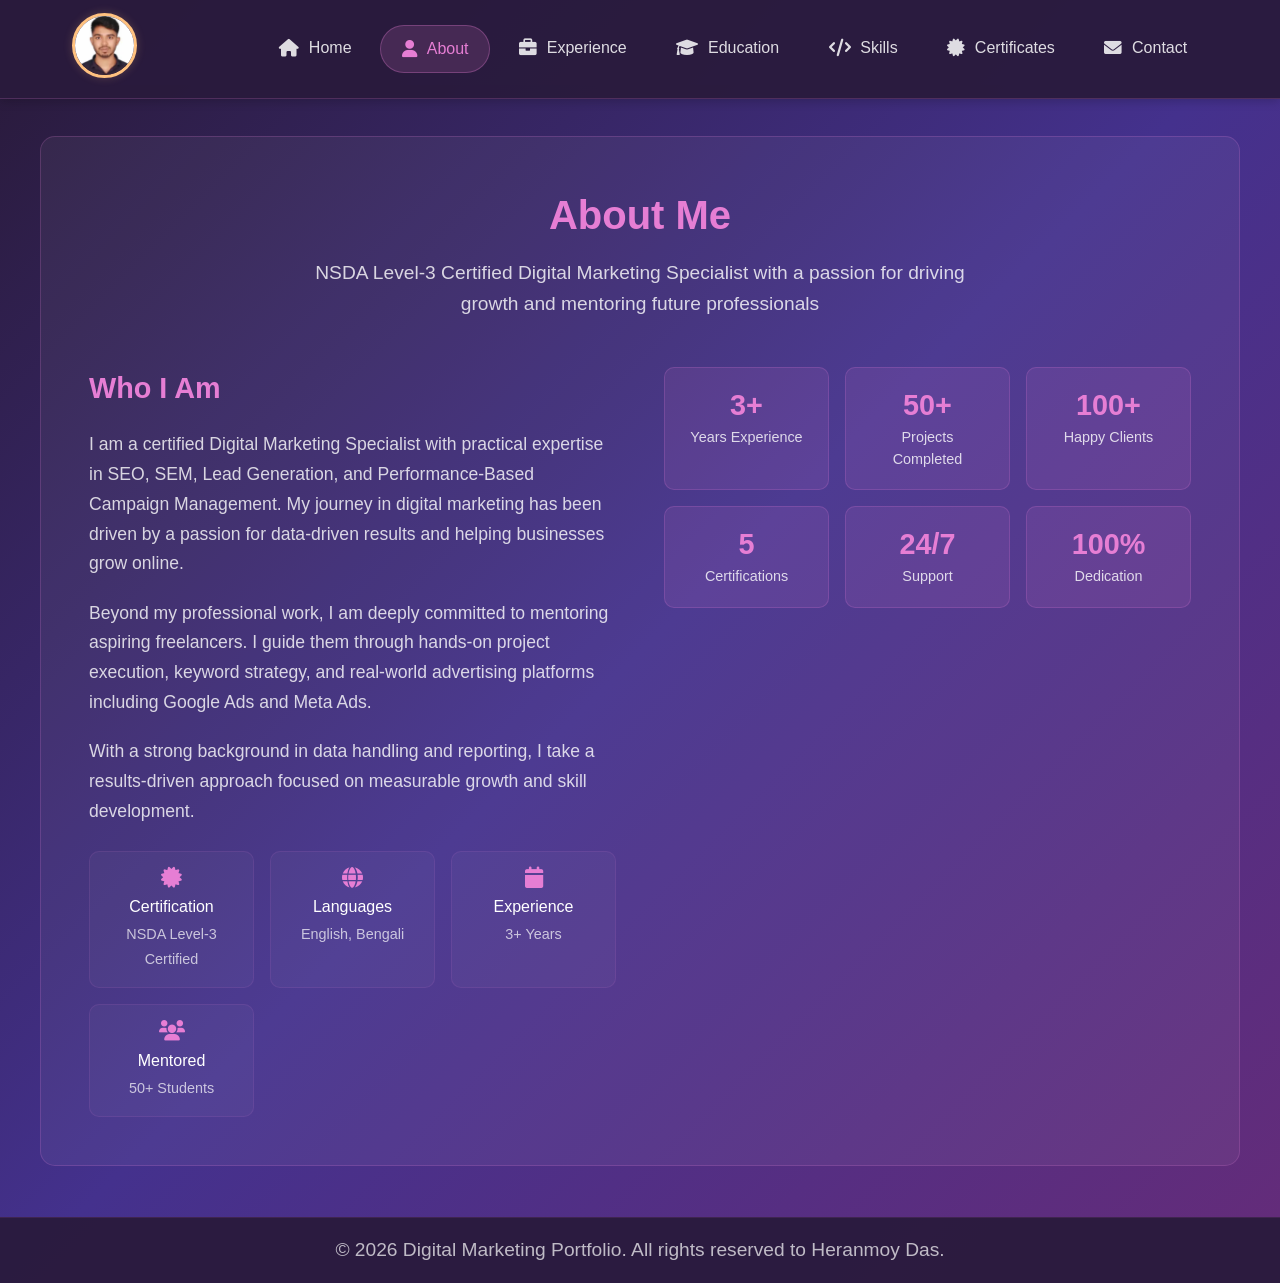
<file: about/index.html>
<!DOCTYPE html>
<html lang="en">
<head>
    <meta charset="UTF-8">
    <meta name="viewport" content="width=device-width, initial-scale=1.0, minimum-scale=1.0, maximum-scale=5.0, user-scalable=yes">
    <title>About Me | Digital Marketing Specialist</title>
    <link rel="stylesheet" href="https://cdnjs.cloudflare.com/ajax/libs/font-awesome/6.0.0/css/all.min.css">
    <link rel="stylesheet" href="../style.css">
    <link rel="stylesheet" href="style.css">
    <link rel="shortcut icon" href="../images/logo1.png" type="image/x-icon">
</head>
<body>
    <nav class="main-nav">
        <div class="nav-container">
            <div class="logo">
                <a href="/"><img src="../images/logo2.jpg" alt="Logo"></a>
            </div>
            <ul class="nav-menu">
                <li><a href="/"><i class="fas fa-home"></i><span>Home</span></a></li>
                <li><a href="/about/" class="active"><i class="fas fa-user"></i><span>About</span></a></li>
                <li><a href="/experience/"><i class="fas fa-briefcase"></i><span>Experience</span></a></li>
                <li><a href="/education/"><i class="fas fa-graduation-cap"></i><span>Education</span></a></li>
                <li><a href="/skills/"><i class="fas fa-code"></i><span>Skills</span></a></li>
                <li><a href="/certificates/"><i class="fas fa-certificate"></i><span>Certificates</span></a></li>
                <li><a href="/contact/"><i class="fas fa-envelope"></i><span>Contact</span></a></li>
            </ul>
            <div class="hamburger">
                <span></span>
                <span></span>
                <span></span>
            </div>
        </div>
    </nav>

    <section class="about-section">
        <div class="about-container">
            <div class="about-header">
                <h1>About Me</h1>
                <p>NSDA Level-3 Certified Digital Marketing Specialist with a passion for driving growth and mentoring future professionals</p>
            </div>
            
            <div class="about-content">
                <div class="about-text">
                    <h2>Who I Am</h2>
                    <p>I am a certified Digital Marketing Specialist with practical expertise in SEO, SEM, Lead Generation, and Performance-Based Campaign Management. My journey in digital marketing has been driven by a passion for data-driven results and helping businesses grow online.</p>
                    <p>Beyond my professional work, I am deeply committed to mentoring aspiring freelancers. I guide them through hands-on project execution, keyword strategy, and real-world advertising platforms including Google Ads and Meta Ads.</p>
                    <p>With a strong background in data handling and reporting, I take a results-driven approach focused on measurable growth and skill development.</p>
                    
                    <div class="info-grid">
                        <div class="info-item">
                            <i class="fas fa-certificate"></i>
                            <h3>Certification</h3>
                            <p>NSDA Level-3 Certified</p>
                        </div>
                        <div class="info-item">
                            <i class="fas fa-globe"></i>
                            <h3>Languages</h3>
                            <p>English, Bengali</p>
                        </div>
                        <div class="info-item">
                            <i class="fas fa-calendar"></i>
                            <h3>Experience</h3>
                            <p>3+ Years</p>
                        </div>
                        <div class="info-item">
                            <i class="fas fa-users"></i>
                            <h3>Mentored</h3>
                            <p>50+ Students</p>
                        </div>
                    </div>
                </div>
                
                <div class="about-stats">
                    <div class="stat-item">
                        <div class="stat-number">3+</div>
                        <div class="stat-label">Years Experience</div>
                    </div>
                    <div class="stat-item">
                        <div class="stat-number">50+</div>
                        <div class="stat-label">Projects Completed</div>
                    </div>
                    <div class="stat-item">
                        <div class="stat-number">100+</div>
                        <div class="stat-label">Happy Clients</div>
                    </div>
                    <div class="stat-item">
                        <div class="stat-number">5</div>
                        <div class="stat-label">Certifications</div>
                    </div>
                    <div class="stat-item">
                        <div class="stat-number">24/7</div>
                        <div class="stat-label">Support</div>
                    </div>
                    <div class="stat-item">
                        <div class="stat-number">100%</div>
                        <div class="stat-label">Dedication</div>
                    </div>
                </div>
            </div>
        </div>
    </section>

    <footer>
        <div class="footer-content">
            <p>&copy; 2026 Digital Marketing Portfolio. All rights reserved to Heranmoy Das.</p>
        </div>
    </footer>

    <script src="/script.js"></script>
    <script src="script.js"></script>
</body>

</html>
</file>
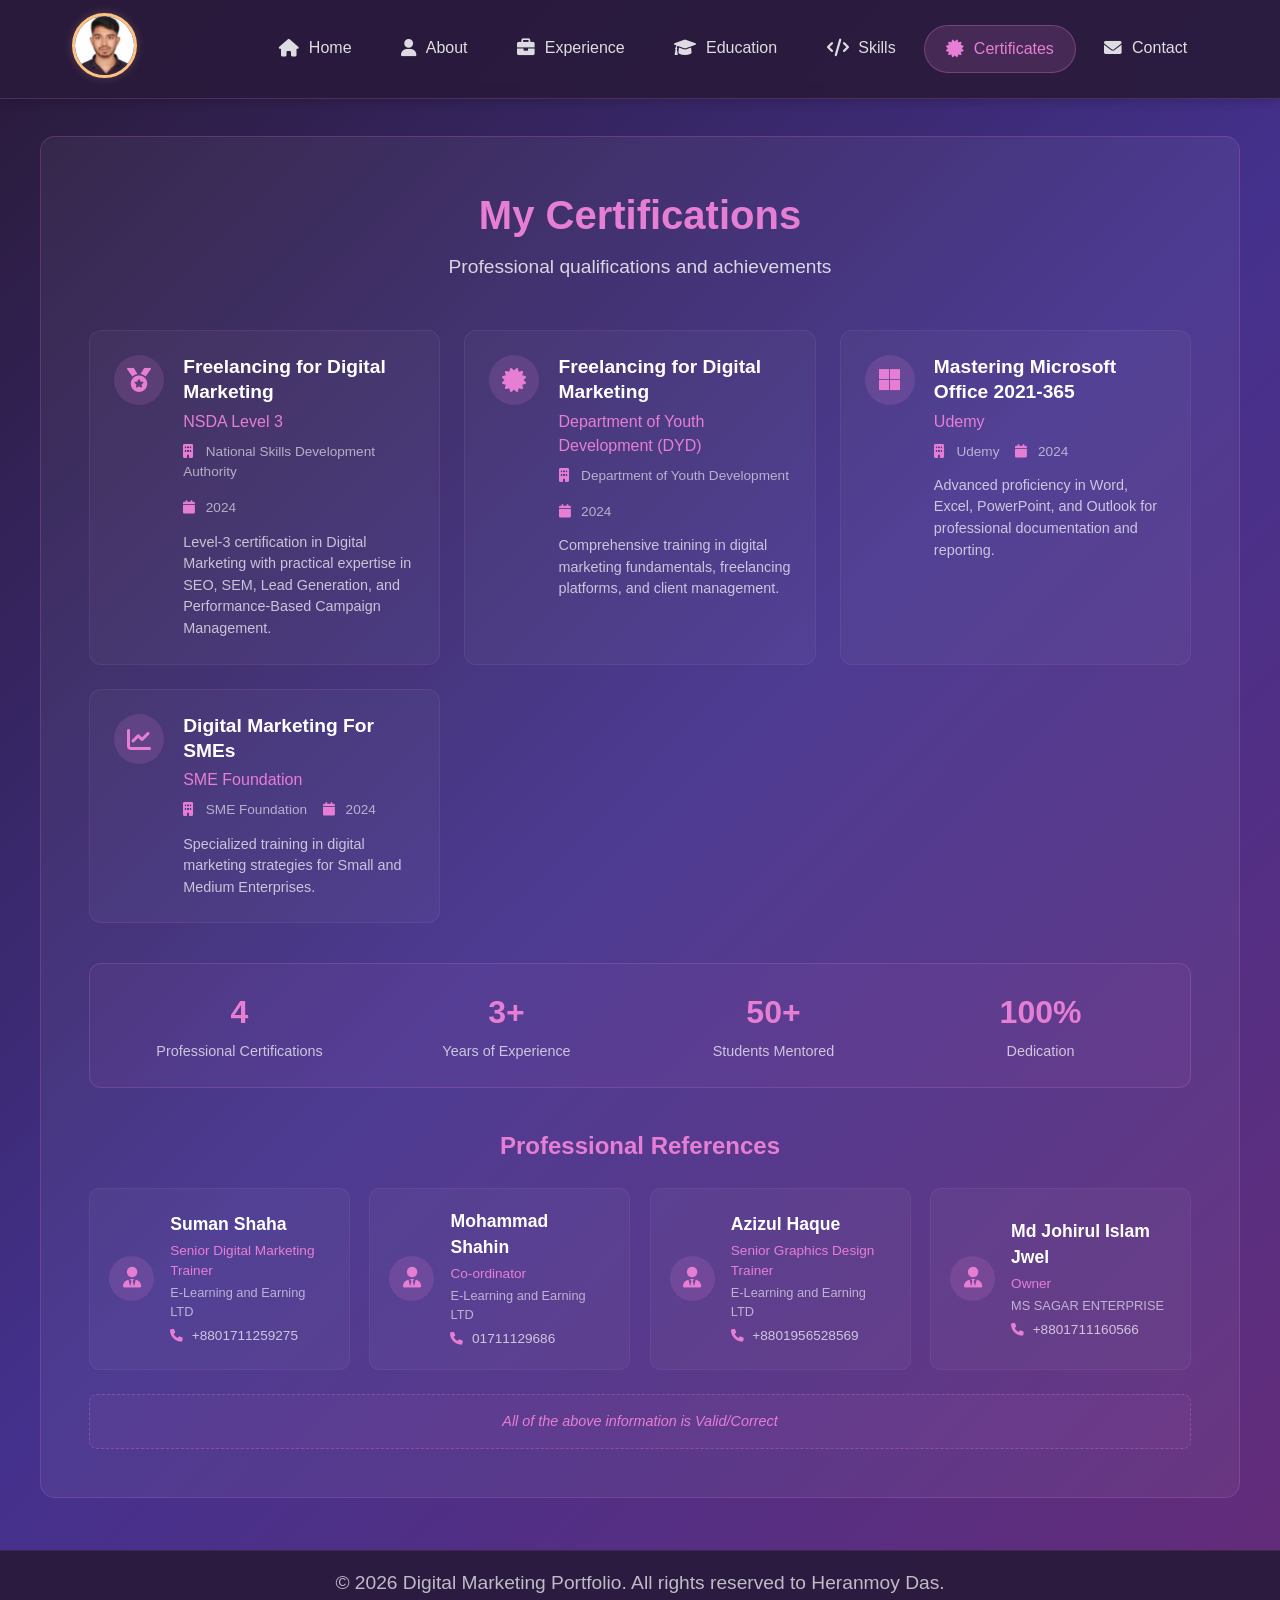
<file: certificates/index.html>
<!DOCTYPE html>
<html lang="en">
<head>
    <meta charset="UTF-8">
    <meta name="viewport" content="width=device-width, initial-scale=1.0, minimum-scale=1.0, maximum-scale=5.0, user-scalable=yes">
    <title>Certificates | Heranmoy Das</title>
    <link rel="stylesheet" href="https://cdnjs.cloudflare.com/ajax/libs/font-awesome/6.0.0/css/all.min.css">
    <link rel="stylesheet" href="../style.css">
    <link rel="stylesheet" href="style.css">
    <link rel="shortcut icon" href="../images/logo1.png" type="image/x-icon">
</head>
<body>
    <nav class="main-nav">
        <div class="nav-container">
            <div class="logo">
                <a href="/"><img src="../images/logo2.jpg" alt="Logo"></a>
            </div>
            <ul class="nav-menu">
                <li><a href="/"><i class="fas fa-home"></i><span>Home</span></a></li>
                <li><a href="/about/"><i class="fas fa-user"></i><span>About</span></a></li>
                <li><a href="/experience/"><i class="fas fa-briefcase"></i><span>Experience</span></a></li>
                <li><a href="/education/"><i class="fas fa-graduation-cap"></i><span>Education</span></a></li>
                <li><a href="/skills/"><i class="fas fa-code"></i><span>Skills</span></a></li>
                <li><a href="/certificates/" class="active"><i class="fas fa-certificate"></i><span>Certificates</span></a></li>
                <li><a href="/contact/"><i class="fas fa-envelope"></i><span>Contact</span></a></li>
            </ul>
            <div class="hamburger">
                <span></span>
                <span></span>
                <span></span>
            </div>
        </div>
    </nav>

    <section class="certificates-section">
        <div class="certificates-container">
            <div class="certificates-header">
                <h1>My Certifications</h1>
                <p>Professional qualifications and achievements</p>
            </div>
            
            <div class="certificates-grid">
                <!-- Certificate 1 - NSDA Level 3 -->
                <div class="certificate-card">
                    <div class="certificate-badge">
                        <i class="fas fa-medal"></i>
                    </div>
                    <div class="certificate-content">
                        <h2>Freelancing for Digital Marketing</h2>
                        <h3>NSDA Level 3</h3>
                        <div class="certificate-meta">
                            <span><i class="fas fa-building"></i> National Skills Development Authority</span>
                            <span><i class="fas fa-calendar"></i> 2024</span>
                        </div>
                        <p class="certificate-description">
                            Level-3 certification in Digital Marketing with practical expertise in SEO, SEM, Lead Generation, and Performance-Based Campaign Management.
                        </p>
                    </div>
                </div>

                <!-- Certificate 2 - DYD -->
                <div class="certificate-card">
                    <div class="certificate-badge">
                        <i class="fas fa-certificate"></i>
                    </div>
                    <div class="certificate-content">
                        <h2>Freelancing for Digital Marketing</h2>
                        <h3>Department of Youth Development (DYD)</h3>
                        <div class="certificate-meta">
                            <span><i class="fas fa-building"></i> Department of Youth Development</span>
                            <span><i class="fas fa-calendar"></i> 2024</span>
                        </div>
                        <p class="certificate-description">
                            Comprehensive training in digital marketing fundamentals, freelancing platforms, and client management.
                        </p>
                    </div>
                </div>

                <!-- Certificate 3 - Microsoft Office -->
                <div class="certificate-card">
                    <div class="certificate-badge">
                        <i class="fab fa-microsoft"></i>
                    </div>
                    <div class="certificate-content">
                        <h2>Mastering Microsoft Office 2021-365</h2>
                        <h3>Udemy</h3>
                        <div class="certificate-meta">
                            <span><i class="fas fa-building"></i> Udemy</span>
                            <span><i class="fas fa-calendar"></i> 2024</span>
                        </div>
                        <p class="certificate-description">
                            Advanced proficiency in Word, Excel, PowerPoint, and Outlook for professional documentation and reporting.
                        </p>
                    </div>
                </div>

                <!-- Certificate 4 - SME Foundation -->
                <div class="certificate-card">
                    <div class="certificate-badge">
                        <i class="fas fa-chart-line"></i>
                    </div>
                    <div class="certificate-content">
                        <h2>Digital Marketing For SMEs</h2>
                        <h3>SME Foundation</h3>
                        <div class="certificate-meta">
                            <span><i class="fas fa-building"></i> SME Foundation</span>
                            <span><i class="fas fa-calendar"></i> 2024</span>
                        </div>
                        <p class="certificate-description">
                            Specialized training in digital marketing strategies for Small and Medium Enterprises.
                        </p>
                    </div>
                </div>
            </div>

            <!-- Achievement Stats -->
            <div class="achievement-stats">
                <div class="achievement-item">
                    <div class="achievement-number">4</div>
                    <div class="achievement-label">Professional Certifications</div>
                </div>
                <div class="achievement-item">
                    <div class="achievement-number">3+</div>
                    <div class="achievement-label">Years of Experience</div>
                </div>
                <div class="achievement-item">
                    <div class="achievement-number">50+</div>
                    <div class="achievement-label">Students Mentored</div>
                </div>
                <div class="achievement-item">
                    <div class="achievement-number">100%</div>
                    <div class="achievement-label">Dedication</div>
                </div>
            </div>

            <!-- References Section -->
            <div class="references-section">
                <h2>Professional References</h2>
                <div class="references-grid">
                    <div class="reference-card">
                        <div class="reference-icon">
                            <i class="fas fa-user-tie"></i>
                        </div>
                        <div class="reference-content">
                            <h3>Suman Shaha</h3>
                            <p class="reference-title">Senior Digital Marketing Trainer</p>
                            <p class="reference-org">E-Learning and Earning LTD</p>
                            <p class="reference-phone"><i class="fas fa-phone"></i> +8801711259275</p>
                        </div>
                    </div>

                    <div class="reference-card">
                        <div class="reference-icon">
                            <i class="fas fa-user-tie"></i>
                        </div>
                        <div class="reference-content">
                            <h3>Mohammad Shahin</h3>
                            <p class="reference-title">Co-ordinator</p>
                            <p class="reference-org">E-Learning and Earning LTD</p>
                            <p class="reference-phone"><i class="fas fa-phone"></i> 01711129686</p>
                        </div>
                    </div>

                    <div class="reference-card">
                        <div class="reference-icon">
                            <i class="fas fa-user-tie"></i>
                        </div>
                        <div class="reference-content">
                            <h3>Azizul Haque</h3>
                            <p class="reference-title">Senior Graphics Design Trainer</p>
                            <p class="reference-org">E-Learning and Earning LTD</p>
                            <p class="reference-phone"><i class="fas fa-phone"></i> +8801956528569</p>
                        </div>
                    </div>

                    <div class="reference-card">
                        <div class="reference-icon">
                            <i class="fas fa-user-tie"></i>
                        </div>
                        <div class="reference-content">
                            <h3>Md Johirul Islam Jwel</h3>
                            <p class="reference-title">Owner</p>
                            <p class="reference-org">MS SAGAR ENTERPRISE</p>
                            <p class="reference-phone"><i class="fas fa-phone"></i> +8801711160566</p>
                        </div>
                    </div>
                </div>
                <p class="reference-note">All of the above information is Valid/Correct</p>
            </div>
        </div>
    </section>

    <footer>
        <div class="footer-content">
            <p>&copy; 2026 Digital Marketing Portfolio. All rights reserved to Heranmoy Das.</p>
        </div>
    </footer>

    <script src="../script.js"></script>
    <script src="script.js"></script>
</body>
</html>
</file>
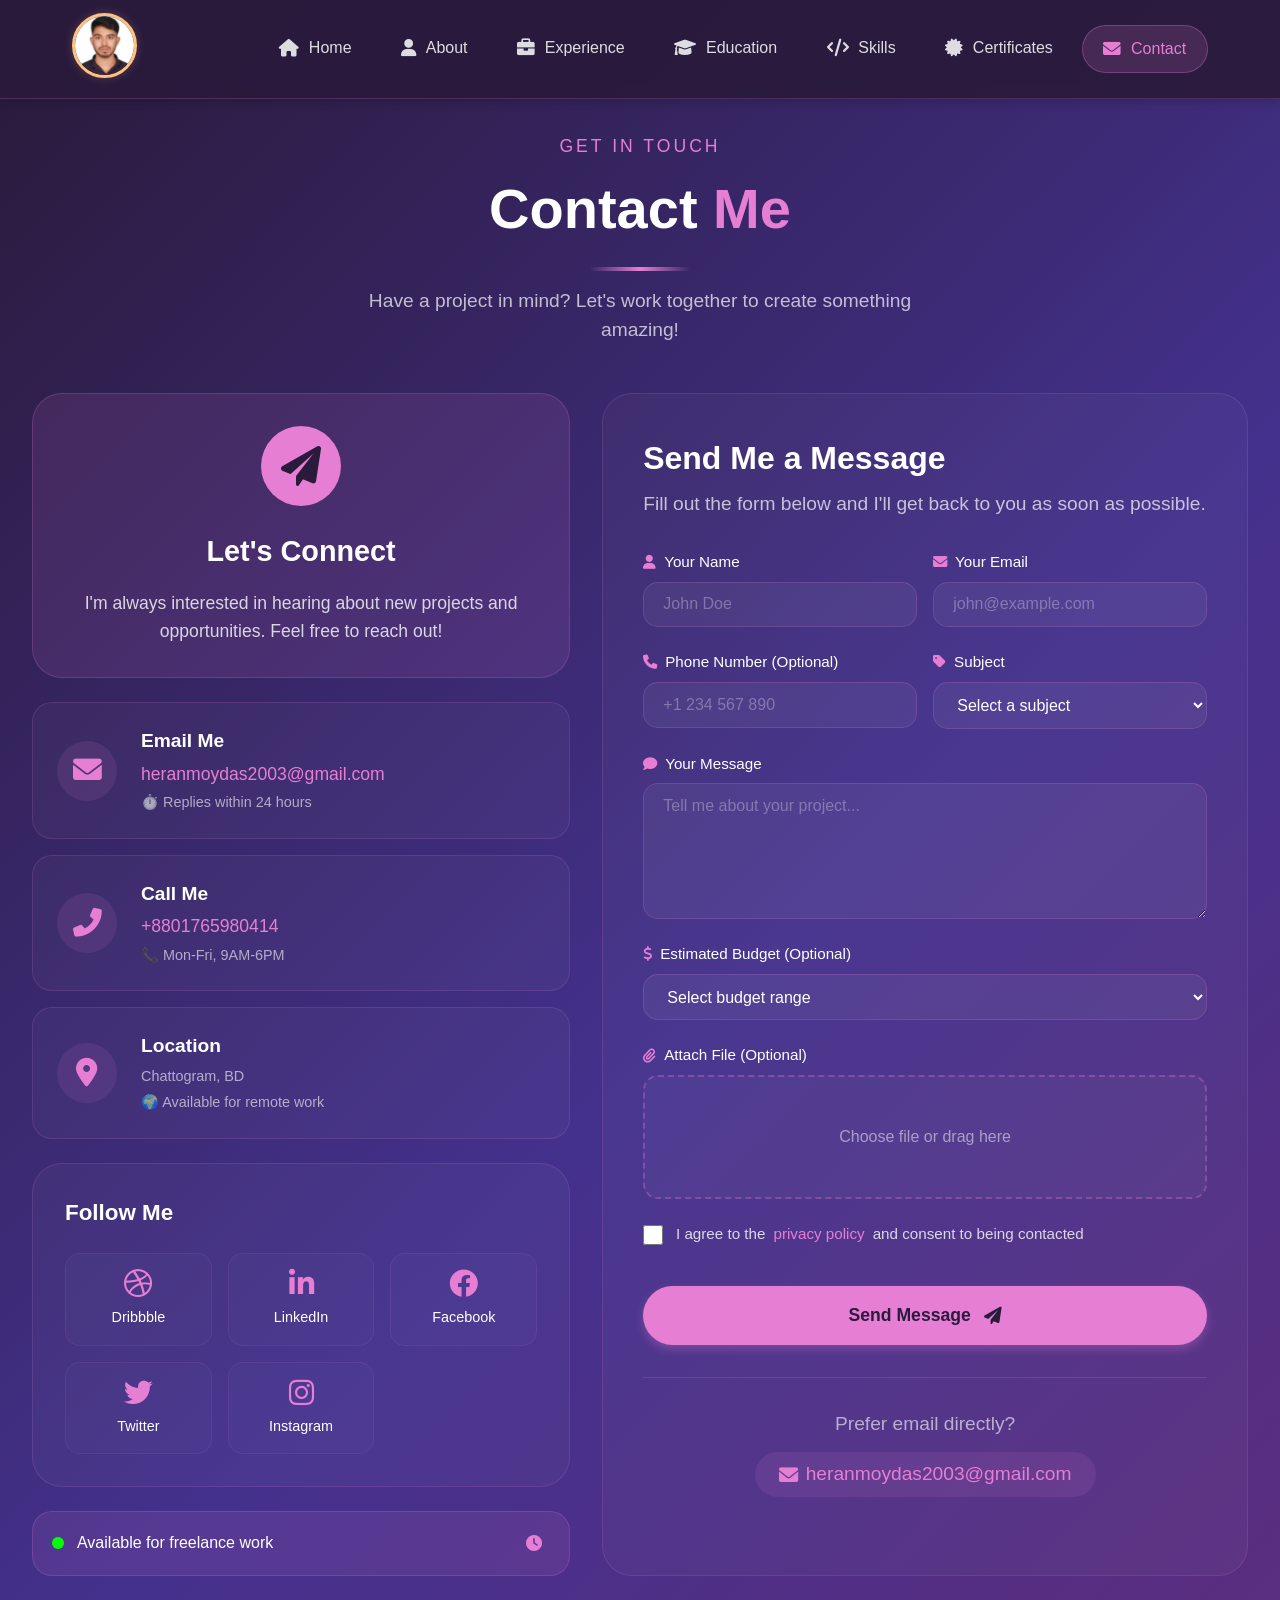
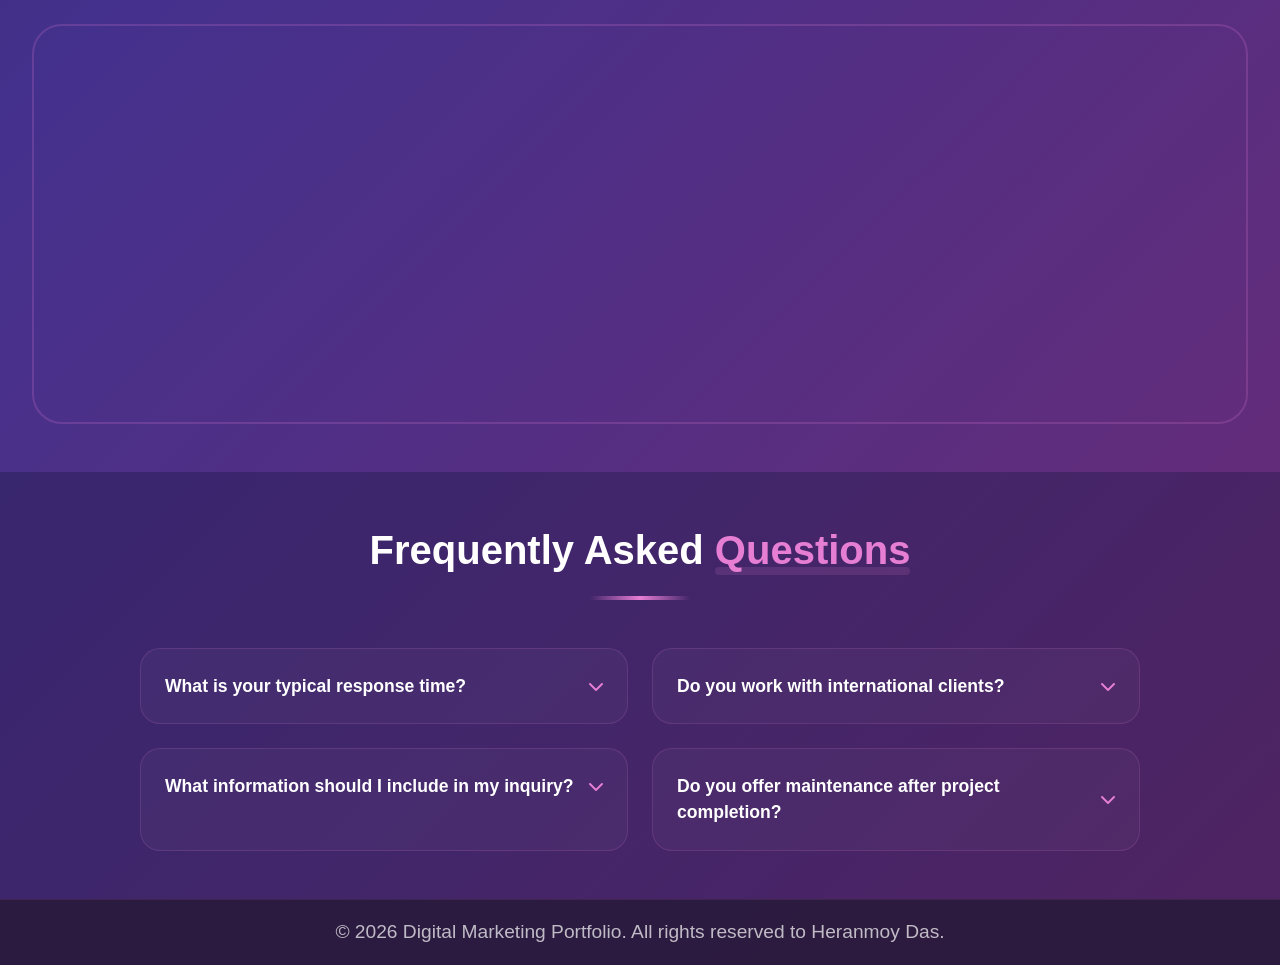
<file: contact/index.html>
<!DOCTYPE html>
<html lang="en">
<head>
    <meta charset="UTF-8">
    <meta name="viewport" content="width=device-width, initial-scale=1.0, minimum-scale=1.0, maximum-scale=5.0, user-scalable=yes">
    <title>Contact | Heranmoy Das</title>
    <link rel="stylesheet" href="https://cdnjs.cloudflare.com/ajax/libs/font-awesome/6.0.0/css/all.min.css">
    <link rel="stylesheet" href="../style.css">
    <link rel="stylesheet" href="style.css">
    <link rel="shortcut icon" href="../images/logo1.png" type="image/x-icon">
</head>
<body>
    <nav class="main-nav">
        <div class="nav-container">
            <div class="logo">
                <a href="/"><img src="../images/logo2.jpg" alt="Logo"></a>
            </div>
            <ul class="nav-menu">
                <li><a href="/"><i class="fas fa-home"></i><span>Home</span></a></li>
                <li><a href="/about/"><i class="fas fa-user"></i><span>About</span></a></li>
                <li><a href="/experience/"><i class="fas fa-briefcase"></i><span>Experience</span></a></li>
                <li><a href="/education/"><i class="fas fa-graduation-cap"></i><span>Education</span></a></li>
                <li><a href="/skills/"><i class="fas fa-code"></i><span>Skills</span></a></li>
                <li><a href="/certificates/"><i class="fas fa-certificate"></i><span>Certificates</span></a></li>
                <li><a href="/contact/" class="active"><i class="fas fa-envelope"></i><span>Contact</span></a></li>
            </ul>
            <div class="hamburger">
                <span></span>
                <span></span>
                <span></span>
            </div>
        </div>
    </nav>

    <section class="contact-section">
        <div class="contact-container">
            <div class="section-header">
                <span class="subtitle">Get In Touch</span>
                <h1>Contact <span class="highlight">Me</span></h1>
                <div class="header-line"></div>
                <p class="header-description">Have a project in mind? Let's work together to create something amazing!</p>
            </div>

            <div class="contact-content">
                <div class="contact-info-side">
                    <div class="info-card featured">
                        <div class="card-icon">
                            <i class="fas fa-paper-plane"></i>
                        </div>
                        <h3>Let's Connect</h3>
                        <p>I'm always interested in hearing about new projects and opportunities. Feel free to reach out!</p>
                    </div>

                    <div class="contact-methods">
                        <div class="method-card">
                            <div class="method-icon">
                                <i class="fas fa-envelope"></i>
                            </div>
                            <div class="method-details">
                                <h4>Email Me</h4>
                                <a href="mailto:heranmoydas2003@gmail.com">heranmoydas2003@gmail.com</a>
                                <p class="response-time">⏱️ Replies within 24 hours</p>
                            </div>
                        </div>

                        <div class="method-card">
                            <div class="method-icon">
                                <i class="fas fa-phone-alt"></i>
                            </div>
                            <div class="method-details">
                                <h4>Call Me</h4>
                                <a href="tel:+8801765980414">+8801765980414</a>
                                <p class="response-time">📞 Mon-Fri, 9AM-6PM</p>
                            </div>
                        </div>

                        <div class="method-card">
                            <div class="method-icon">
                                <i class="fas fa-map-marker-alt"></i>
                            </div>
                            <div class="method-details">
                                <h4>Location</h4>
                                <p>Chattogram, BD</p>
                                <p class="response-time">🌍 Available for remote work</p>
                            </div>
                        </div>
                    </div>

                    <div class="social-section">
                        <h3>Follow Me</h3>
                        <div class="social-links-grid">
                            <a href="https://dribbble.com/heranmoydas2003" class="social-card">
                                <i class="fab fa-dribbble"></i>
                                <span>Dribbble</span>
                            </a>
                            <a href="https://www.linkedin.com/in/heranmoy-das-463832378/" class="social-card">
                                <i class="fab fa-linkedin-in"></i>
                                <span>LinkedIn</span>
                            </a>
                            <a href="https://www.facebook.com/heranmoy.das.2003" class="social-card">
                                <i class="fab fa-facebook"></i>
                                <span>Facebook</span>
                            </a>
                            <a href="#" class="social-card">
                                <i class="fab fa-twitter"></i>
                                <span>Twitter</span>
                            </a>
                            <a href="#" class="social-card">
                                <i class="fab fa-instagram"></i>
                                <span>Instagram</span>
                            </a>
                        </div>
                    </div>

                    <div class="availability-card">
                        <div class="status-indicator">
                            <span class="pulse"></span>
                            <span class="status-text">Available for freelance work</span>
                        </div>
                        <div class="availability-timer">
                            <i class="fas fa-clock"></i>
                            <span id="currentTime"></span>
                        </div>
                    </div>
                </div>

                <div class="contact-form-side">
                    <div class="form-container">
                        <h2>Send Me a Message</h2>
                        <p>Fill out the form below and I'll get back to you as soon as possible.</p>

                        <form id="contactForm" action="https://formsubmit.co/heranmoydas2003@gmail.com" method="POST">
                            <input type="hidden" name="_subject" value="New Contact Form Submission from Portfolio">
                            <input type="hidden" name="_template" value="table">
                            <input type="hidden" name="_captcha" value="false">
                            <input type="hidden" name="_next" value="https://yourdomain.com/contact/success.html">
                            <input type="text" name="_honey" style="display:none">

                            <div class="form-row">
                                <div class="form-group">
                                    <label for="name"><i class="fas fa-user"></i> Your Name</label>
                                    <input type="text" id="name" name="name" placeholder="John Doe" required>
                                </div>
                                <div class="form-group">
                                    <label for="email"><i class="fas fa-envelope"></i> Your Email</label>
                                    <input type="email" id="email" name="email" placeholder="john@example.com" required>
                                </div>
                            </div>

                            <div class="form-row">
                                <div class="form-group">
                                    <label for="phone"><i class="fas fa-phone"></i> Phone Number (Optional)</label>
                                    <input type="tel" id="phone" name="phone" placeholder="+1 234 567 890">
                                </div>
                                <div class="form-group">
                                    <label for="subject"><i class="fas fa-tag"></i> Subject</label>
                                    <select id="subject" name="subject" required>
                                        <option value="" disabled selected>Select a subject</option>
                                        <option value="Project Inquiry">Project Inquiry</option>
                                        <option value="Collaboration">Collaboration</option>
                                        <option value="General Question">General Question</option>
                                        <option value="Other">Other</option>
                                    </select>
                                </div>
                            </div>

                            <div class="form-group full-width">
                                <label for="message"><i class="fas fa-comment"></i> Your Message</label>
                                <textarea id="message" name="message" rows="6" placeholder="Tell me about your project..." required></textarea>
                            </div>

                            <div class="form-group full-width">
                                <label for="budget"><i class="fas fa-dollar-sign"></i> Estimated Budget (Optional)</label>
                                <select id="budget" name="budget">
                                    <option value="" disabled selected>Select budget range</option>
                                    <option value="Less than $1,000">Less than $10</option>
                                    <option value="$1,000 - $5,000">$10 - $50</option>
                                    <option value="$5,000 - $10,000">$50 - $100</option>
                                    <option value="$10,000 - $25,000">$100 - $250</option>
                                    <option value="$25,000+">$250+</option>
                                </select>
                            </div>

                            <div class="form-group full-width">
                                <label for="attachment"><i class="fas fa-paperclip"></i> Attach File (Optional)</label>
                                <div class="file-input">
                                    <input type="file" id="attachment" name="attachment" accept=".pdf,.doc,.docx,.txt,.jpg,.png">
                                    <span class="file-label">Choose file or drag here</span>
                                </div>
                            </div>

                            <div class="form-group consent">
                                <input type="checkbox" id="consent" required>
                                <label for="consent">I agree to the <a href="#" class="privacy-link">privacy policy</a> and consent to being contacted</label>
                            </div>

                            <button type="submit" class="btn primary submit-btn" id="submitBtn">
                                <span>Send Message</span>
                                <i class="fas fa-paper-plane"></i>
                            </button>

                            <div class="form-status" id="formStatus"></div>
                        </form>

                        <div class="alt-contact">
                            <p>Prefer email directly?</p>
                            <a href="mailto:heranmoydas2003@gmail.com" class="email-direct">
                                <i class="fas fa-envelope"></i> heranmoydas2003@gmail.com
                            </a>
                        </div>
                    </div>
                </div>
            </div>

            <div class="map-section">
                <div class="map-container">
                    <iframe 
                        src="https://www.google.com/maps/embed?pb=!1m18!1m12!1m3!1d3689.621878397655!2d91.83167931496098!3d22.35751428528584!2m3!1f0!2f0!3f0!3m2!1i1024!2i768!4f13.1!3m3!1m2!1s0x30ad2771b5cb6c55%3A0x86c7c5b8f0c9d5c1!2sChattogram%2C%20Bangladesh!5e0!3m2!1sen!2s!4v1644262073400!5m2!1sen!2s" 
                        style="border:0;" 
                        allowfullscreen="" 
                        loading="lazy">
                    </iframe>
                </div>
            </div>
        </div>
    </section>

    <section class="faq-section">
        <div class="faq-container">
            <div class="section-header">
                <h2>Frequently Asked <span class="highlight">Questions</span></h2>
                <div class="header-line"></div>
            </div>

            <div class="faq-grid">
                <div class="faq-item">
                    <div class="faq-question">
                        <h3>What is your typical response time?</h3>
                        <i class="fas fa-chevron-down"></i>
                    </div>
                    <div class="faq-answer">
                        <p>I usually respond within 24 hours during weekdays. For urgent matters, it's best to reach out via email directly.</p>
                    </div>
                </div>

                <div class="faq-item">
                    <div class="faq-question">
                        <h3>Do you work with international clients?</h3>
                        <i class="fas fa-chevron-down"></i>
                    </div>
                    <div class="faq-answer">
                        <p>Absolutely! I work with clients from all over the world. Time zones are never a barrier.</p>
                    </div>
                </div>

                <div class="faq-item">
                    <div class="faq-question">
                        <h3>What information should I include in my inquiry?</h3>
                        <i class="fas fa-chevron-down"></i>
                    </div>
                    <div class="faq-answer">
                        <p>Please include your project idea, timeline, budget range, and any specific requirements you have in mind.</p>
                    </div>
                </div>

                <div class="faq-item">
                    <div class="faq-question">
                        <h3>Do you offer maintenance after project completion?</h3>
                        <i class="fas fa-chevron-down"></i>
                    </div>
                    <div class="faq-answer">
                        <p>Yes, I offer maintenance packages and ongoing support for all my projects. We can discuss this during our call.</p>
                    </div>
                </div>
            </div>
        </div>
    </section>

    <footer>
        <div class="footer-content">
            <p>&copy; 2026 Digital Marketing Portfolio. All rights reserved to Heranmoy Das.</p>
        </div>
    </footer>

    <script src="../script.js"></script>
    <script src="script.js"></script>
</body>

</html>
</file>
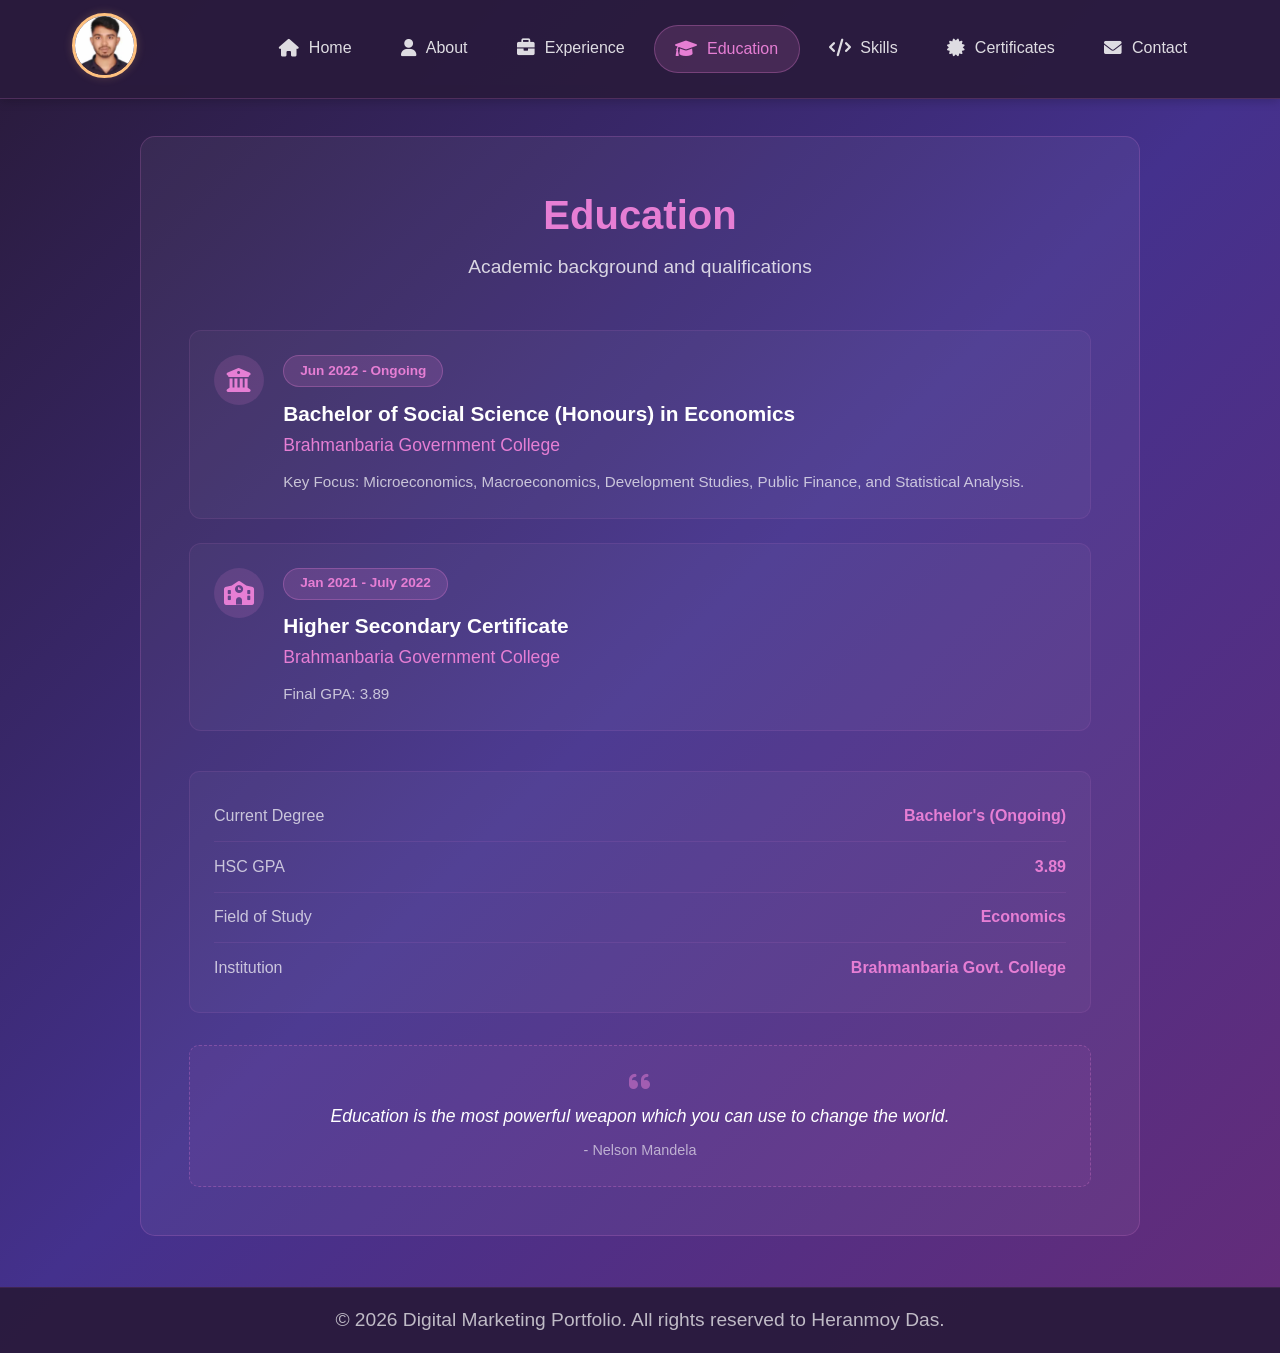
<file: education/index.html>
<!DOCTYPE html>
<html lang="en">
<head>
    <meta charset="UTF-8">
    <meta name="viewport" content="width=device-width, initial-scale=1.0, minimum-scale=1.0, maximum-scale=5.0, user-scalable=yes">
    <title>Education | Heranmoy Das</title>
    <link rel="stylesheet" href="https://cdnjs.cloudflare.com/ajax/libs/font-awesome/6.0.0/css/all.min.css">
    <link rel="stylesheet" href="../style.css">
    <link rel="stylesheet" href="style.css">
    <link rel="shortcut icon" href="../images/logo1.png" type="image/x-icon">
</head>
<body>
    <nav class="main-nav">
        <div class="nav-container">
            <div class="logo">
                <a href="/"><img src="../images/logo2.jpg" alt="Logo"></a>
            </div>
            <ul class="nav-menu">
                <li><a href="/"><i class="fas fa-home"></i><span>Home</span></a></li>
                <li><a href="/about/"><i class="fas fa-user"></i><span>About</span></a></li>
                <li><a href="/experience/"><i class="fas fa-briefcase"></i><span>Experience</span></a></li>
                <li><a href="/education/" class="active"><i class="fas fa-graduation-cap"></i><span>Education</span></a></li>
                <li><a href="/skills/"><i class="fas fa-code"></i><span>Skills</span></a></li>
                <li><a href="/certificates/"><i class="fas fa-certificate"></i><span>Certificates</span></a></li>
                <li><a href="/contact/"><i class="fas fa-envelope"></i><span>Contact</span></a></li>
            </ul>
            <div class="hamburger">
                <span></span>
                <span></span>
                <span></span>
            </div>
        </div>
    </nav>

    <section class="education-section">
        <div class="education-container">
            <div class="education-header">
                <h1>Education</h1>
                <p>Academic background and qualifications</p>
            </div>
            
            <div class="education-grid">
                <div class="education-card">
                    <div class="card-icon">
                        <i class="fas fa-university"></i>
                    </div>
                    <div class="card-content">
                        <span class="education-year">Jun 2022 - Ongoing</span>
                        <h2>Bachelor of Social Science (Honours) in Economics</h2>
                        <h3>Brahmanbaria Government College</h3>
                        <p class="education-focus">Key Focus: Microeconomics, Macroeconomics, Development Studies, Public Finance, and Statistical Analysis.</p>
                    </div>
                </div>

                <!-- Higher Secondary -->
                <div class="education-card">
                    <div class="card-icon">
                        <i class="fas fa-school"></i>
                    </div>
                    <div class="card-content">
                        <span class="education-year">Jan 2021 - July 2022</span>
                        <h2>Higher Secondary Certificate</h2>
                        <h3>Brahmanbaria Government College</h3>
                        <p class="education-focus">Final GPA: 3.89</p>
                    </div>
                </div>
            </div>

            <div class="education-stats">
                <div class="stat-row">
                    <div class="stat-label">Current Degree</div>
                    <div class="stat-value">Bachelor's (Ongoing)</div>
                </div>
                <div class="stat-row">
                    <div class="stat-label">HSC GPA</div>
                    <div class="stat-value">3.89</div>
                </div>
                <div class="stat-row">
                    <div class="stat-label">Field of Study</div>
                    <div class="stat-value">Economics</div>
                </div>
                <div class="stat-row">
                    <div class="stat-label">Institution</div>
                    <div class="stat-value">Brahmanbaria Govt. College</div>
                </div>
            </div>

            <div class="education-quote">
                <i class="fas fa-quote-left"></i>
                <p>Education is the most powerful weapon which you can use to change the world.</p>
                <span>- Nelson Mandela</span>
            </div>
        </div>
    </section>

    <footer>
        <div class="footer-content">
            <p>&copy; 2026 Digital Marketing Portfolio. All rights reserved to Heranmoy Das.</p>
        </div>
    </footer>

    <script src="../script.js"></script>
    <script src="script.js"></script>
</body>
</html>
</file>
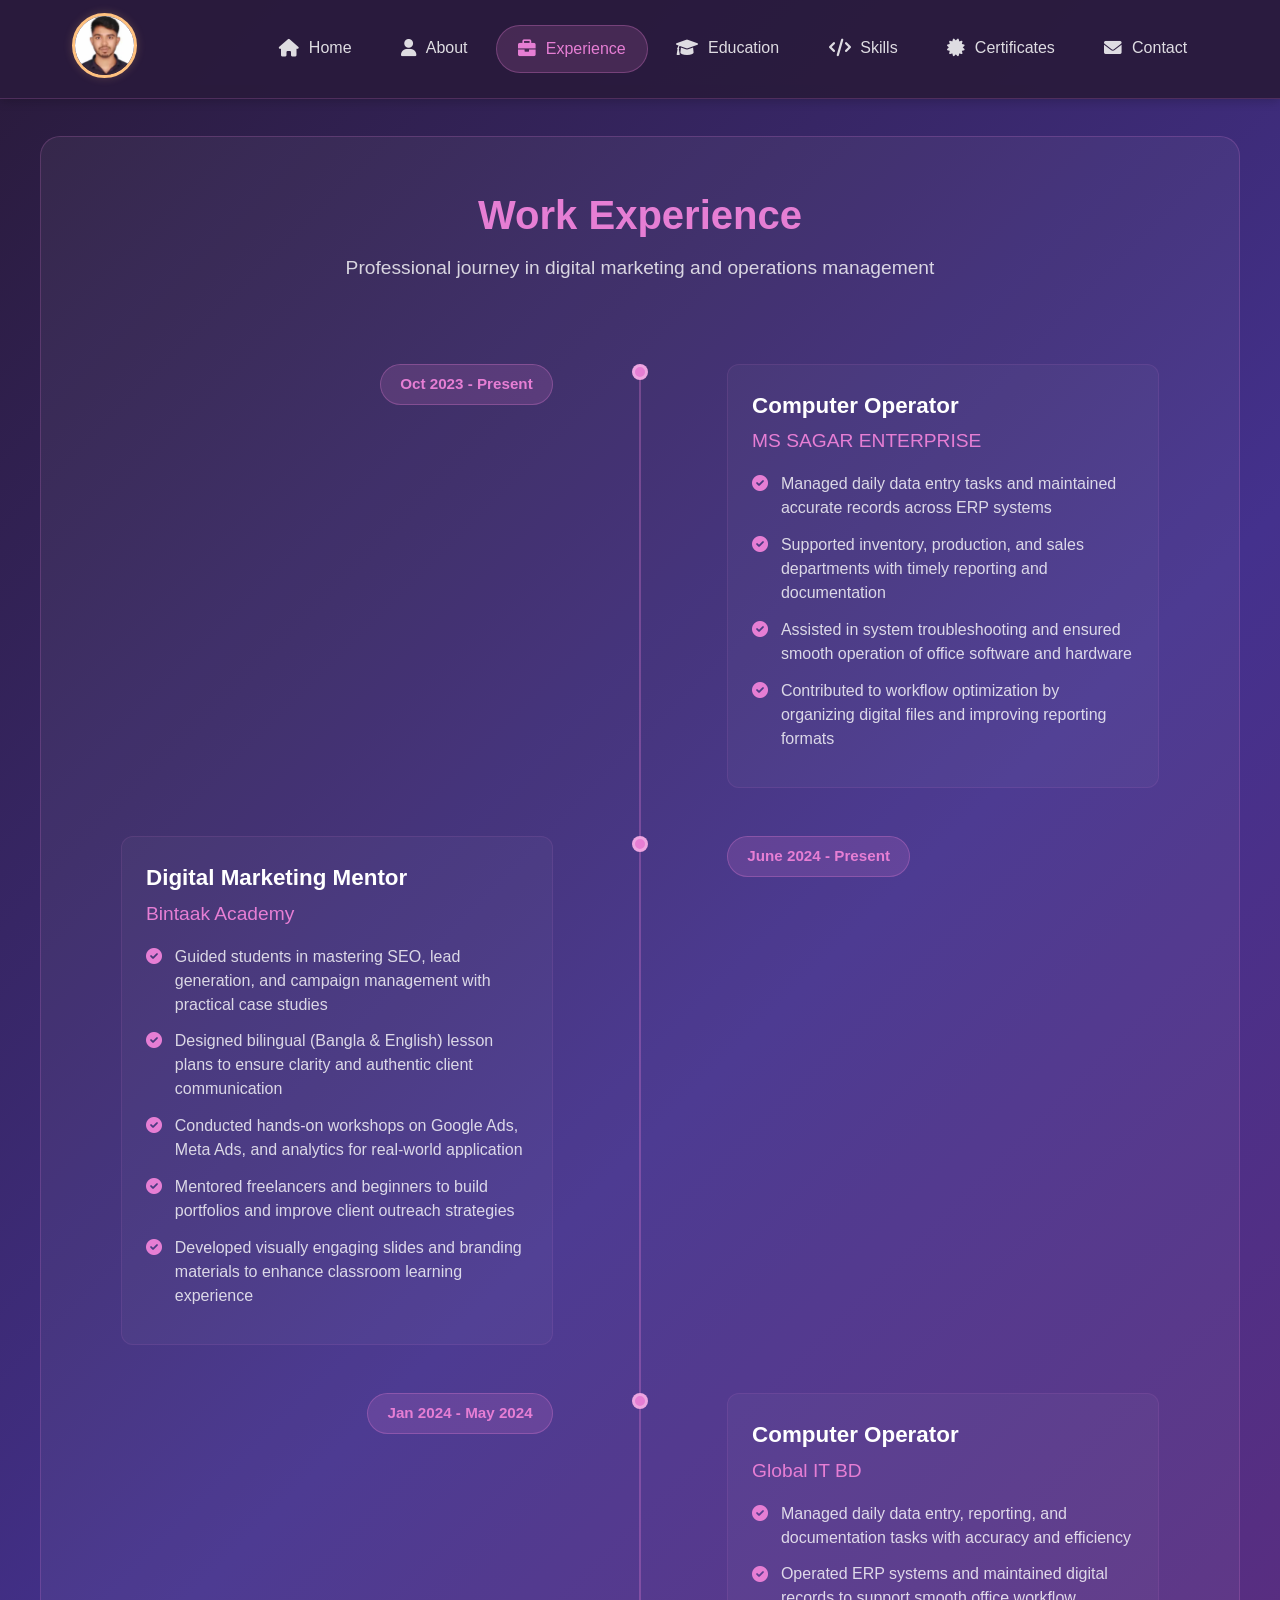
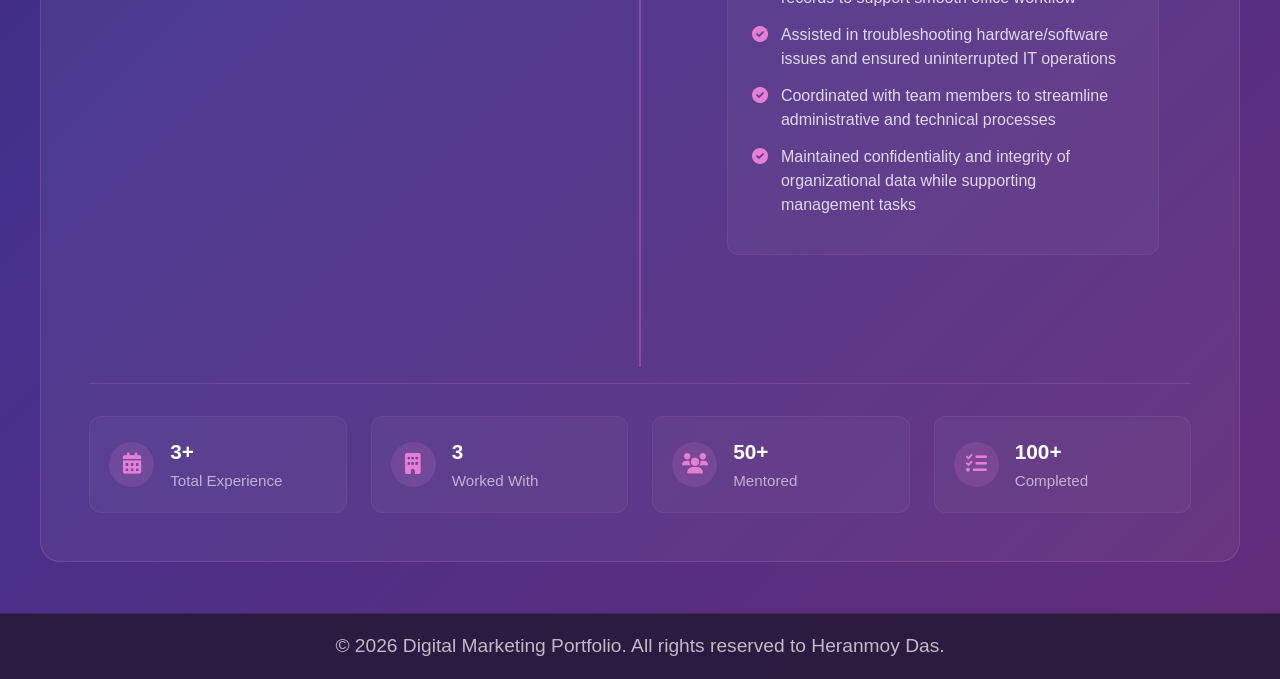
<file: experience/index.html>
<!DOCTYPE html>
<html lang="en">
<head>
    <meta charset="UTF-8">
    <meta name="viewport" content="width=device-width, initial-scale=1.0, minimum-scale=1.0, maximum-scale=5.0, user-scalable=yes">
    <title>Experience | Heranmoy Das</title>
    <link rel="stylesheet" href="https://cdnjs.cloudflare.com/ajax/libs/font-awesome/6.0.0/css/all.min.css">
    <link rel="stylesheet" href="../style.css">
    <link rel="stylesheet" href="style.css">
    <link rel="shortcut icon" href="../images/logo1.png" type="image/x-icon">
</head>
<body>
    <nav class="main-nav">
        <div class="nav-container">
            <div class="logo">
                <a href="/"><img src="../images/logo2.jpg" alt="Logo"></a>
            </div>
            <ul class="nav-menu">
                <li><a href="/"><i class="fas fa-home"></i><span>Home</span></a></li>
                <li><a href="/about/"><i class="fas fa-user"></i><span>About</span></a></li>
                <li><a href="/experience/" class="active"><i class="fas fa-briefcase"></i><span>Experience</span></a></li>
                <li><a href="/education/"><i class="fas fa-graduation-cap"></i><span>Education</span></a></li>
                <li><a href="/skills/"><i class="fas fa-code"></i><span>Skills</span></a></li>
                <li><a href="/certificates/"><i class="fas fa-certificate"></i><span>Certificates</span></a></li>
                <li><a href="/contact/"><i class="fas fa-envelope"></i><span>Contact</span></a></li>
            </ul>
            <div class="hamburger">
                <span></span>
                <span></span>
                <span></span>
            </div>
        </div>
    </nav>

    <section class="experience-section">
        <div class="experience-container">
            <div class="experience-header">
                <h1>Work Experience</h1>
                <p>Professional journey in digital marketing and operations management</p>
            </div>
            
            <div class="timeline">
                <!-- Item 1: Left Side -->
                <div class="timeline-item left">
                    <div class="timeline-dot"></div>
                    <div class="timeline-date">
                        <span>Oct 2023 - Present</span>
                    </div>
                    <div class="timeline-content">
                        <div class="experience-card">
                            <div class="card-header">
                                <h2>Computer Operator</h2>
                                <h3>MS SAGAR ENTERPRISE</h3>
                            </div>
                            <ul class="responsibilities">
                                <li><i class="fas fa-check-circle"></i> Managed daily data entry tasks and maintained accurate records across ERP systems</li>
                                <li><i class="fas fa-check-circle"></i> Supported inventory, production, and sales departments with timely reporting and documentation</li>
                                <li><i class="fas fa-check-circle"></i> Assisted in system troubleshooting and ensured smooth operation of office software and hardware</li>
                                <li><i class="fas fa-check-circle"></i> Contributed to workflow optimization by organizing digital files and improving reporting formats</li>
                            </ul>
                        </div>
                    </div>
                </div>

                <!-- Item 2: Right Side -->
                <div class="timeline-item right">
                    <div class="timeline-dot"></div>
                    <div class="timeline-date">
                        <span>June 2024 - Present</span>
                    </div>
                    <div class="timeline-content">
                        <div class="experience-card">
                            <div class="card-header">
                                <h2>Digital Marketing Mentor</h2>
                                <h3>Bintaak Academy</h3>
                            </div>
                            <ul class="responsibilities">
                                <li><i class="fas fa-check-circle"></i> Guided students in mastering SEO, lead generation, and campaign management with practical case studies</li>
                                <li><i class="fas fa-check-circle"></i> Designed bilingual (Bangla & English) lesson plans to ensure clarity and authentic client communication</li>
                                <li><i class="fas fa-check-circle"></i> Conducted hands-on workshops on Google Ads, Meta Ads, and analytics for real-world application</li>
                                <li><i class="fas fa-check-circle"></i> Mentored freelancers and beginners to build portfolios and improve client outreach strategies</li>
                                <li><i class="fas fa-check-circle"></i> Developed visually engaging slides and branding materials to enhance classroom learning experience</li>
                            </ul>
                        </div>
                    </div>
                </div>

                <!-- Item 3: Left Side -->
                <div class="timeline-item left">
                    <div class="timeline-dot"></div>
                    <div class="timeline-date">
                        <span>Jan 2024 - May 2024</span>
                    </div>
                    <div class="timeline-content">
                        <div class="experience-card">
                            <div class="card-header">
                                <h2>Computer Operator</h2>
                                <h3>Global IT BD</h3>
                            </div>
                            <ul class="responsibilities">
                                <li><i class="fas fa-check-circle"></i> Managed daily data entry, reporting, and documentation tasks with accuracy and efficiency</li>
                                <li><i class="fas fa-check-circle"></i> Operated ERP systems and maintained digital records to support smooth office workflow</li>
                                <li><i class="fas fa-check-circle"></i> Assisted in troubleshooting hardware/software issues and ensured uninterrupted IT operations</li>
                                <li><i class="fas fa-check-circle"></i> Coordinated with team members to streamline administrative and technical processes</li>
                                <li><i class="fas fa-check-circle"></i> Maintained confidentiality and integrity of organizational data while supporting management tasks</li>
                            </ul>
                        </div>
                    </div>
                </div>
            </div>

            <div class="experience-stats">
                <div class="stat-card">
                    <div class="stat-icon">
                        <i class="fas fa-calendar-alt"></i>
                    </div>
                    <div class="stat-details">
                        <h3>3+ Years</h3>
                        <p>Total Experience</p>
                    </div>
                </div>
                <div class="stat-card">
                    <div class="stat-icon">
                        <i class="fas fa-building"></i>
                    </div>
                    <div class="stat-details">
                        <h3>3 Companies</h3>
                        <p>Worked With</p>
                    </div>
                </div>
                <div class="stat-card">
                    <div class="stat-icon">
                        <i class="fas fa-users"></i>
                    </div>
                    <div class="stat-details">
                        <h3>50+ Students</h3>
                        <p>Mentored</p>
                    </div>
                </div>
                <div class="stat-card">
                    <div class="stat-icon">
                        <i class="fas fa-tasks"></i>
                    </div>
                    <div class="stat-details">
                        <h3>100+ Projects</h3>
                        <p>Completed</p>
                    </div>
                </div>
            </div>
        </div>
    </section>

    <footer>
        <div class="footer-content">
            <p>&copy; 2026 Digital Marketing Portfolio. All rights reserved to Heranmoy Das.</p>
        </div>
    </footer>

    <script src="../script.js"></script>
    <script src="script.js"></script>
</body>
</html>
</file>
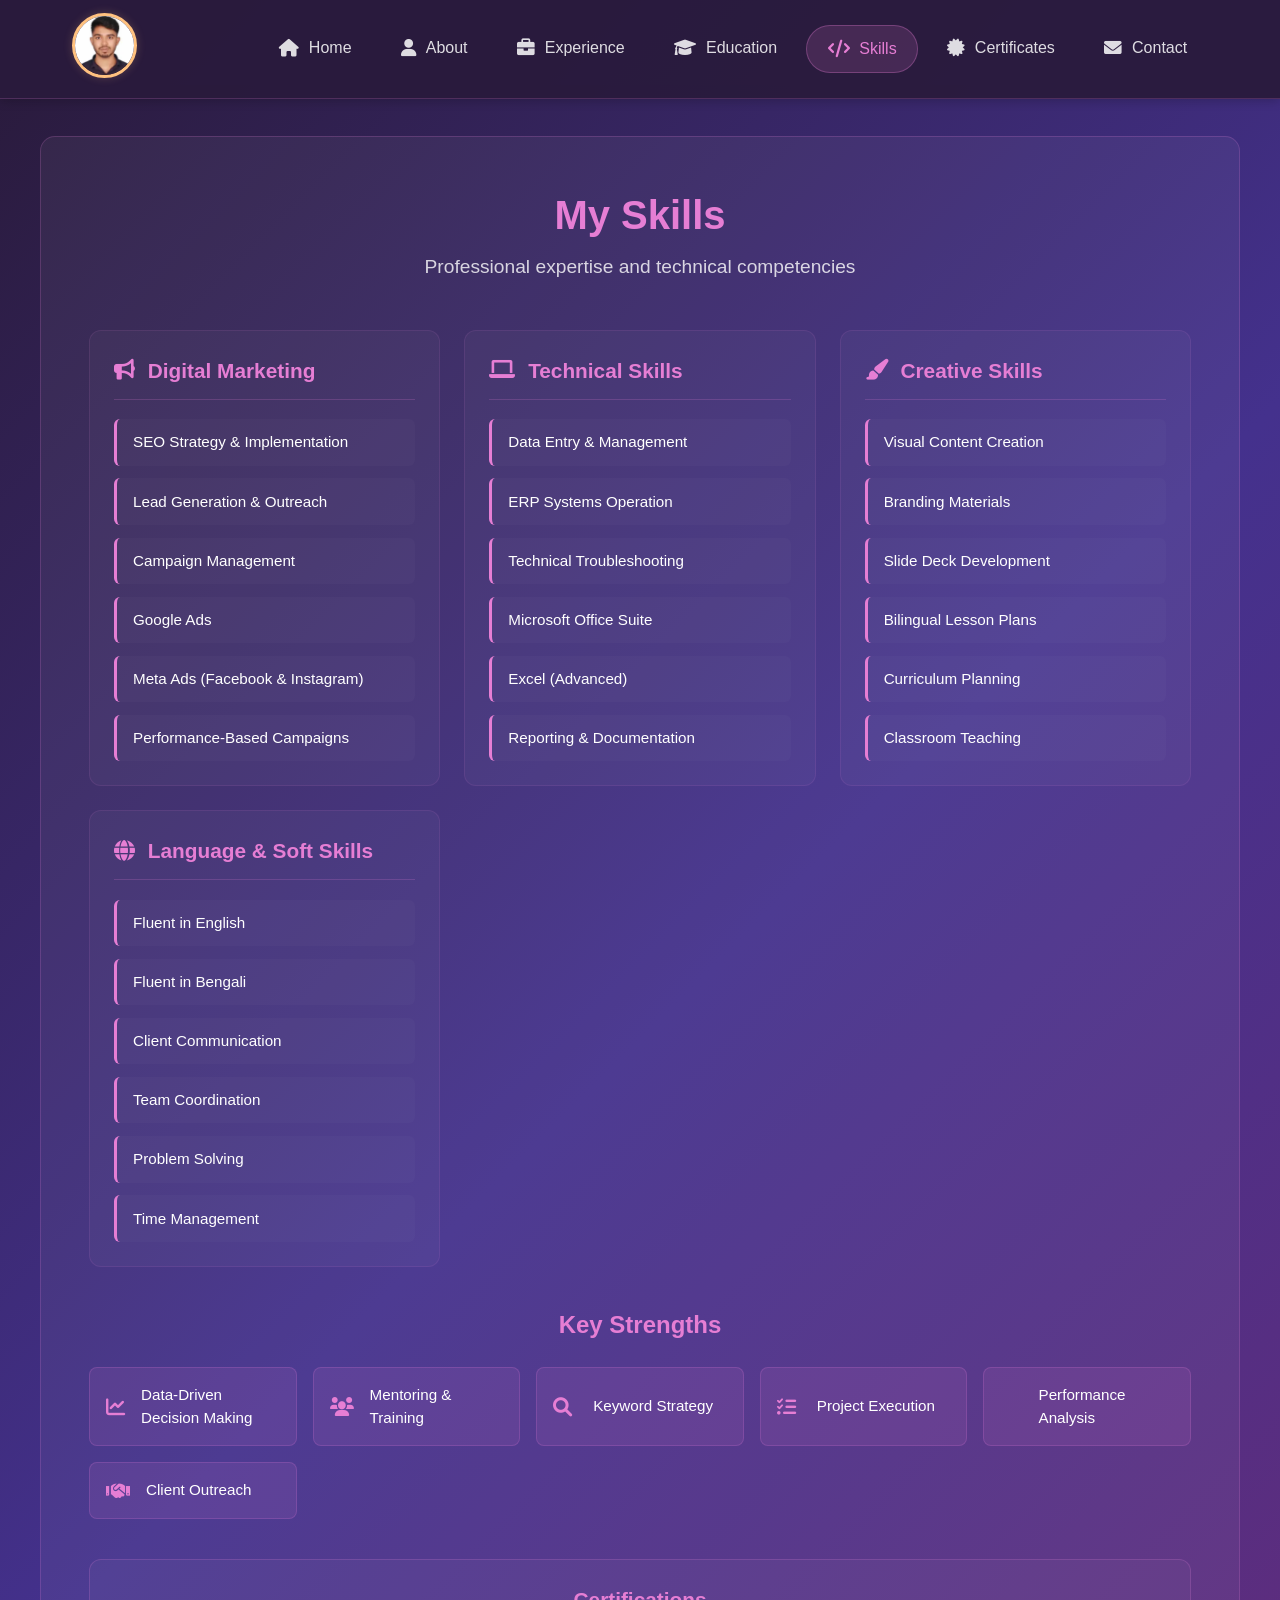
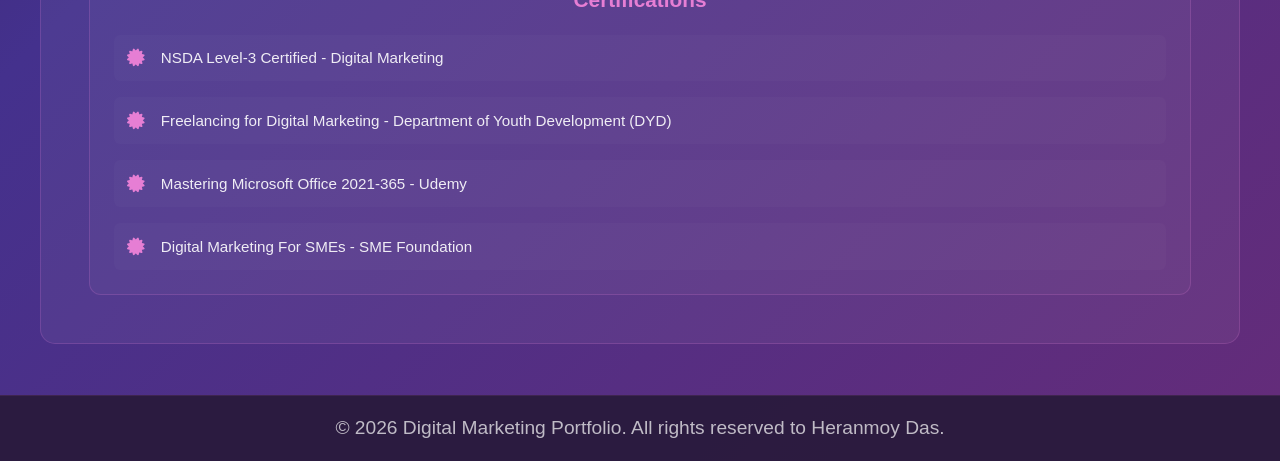
<file: skills/index.html>
<!DOCTYPE html>
<html lang="en">
<head>
    <meta charset="UTF-8">
    <meta name="viewport" content="width=device-width, initial-scale=1.0, minimum-scale=1.0, maximum-scale=5.0, user-scalable=yes">
    <title>Skills | Heranmoy Das</title>
    <link rel="stylesheet" href="https://cdnjs.cloudflare.com/ajax/libs/font-awesome/6.0.0/css/all.min.css">
    <link rel="stylesheet" href="../style.css">
    <link rel="stylesheet" href="style.css">
    <link rel="shortcut icon" href="../images/logo1.png" type="image/x-icon">
</head>
<body>
    <nav class="main-nav">
        <div class="nav-container">
            <div class="logo">
                <a href="/"><img src="../images/logo2.jpg" alt="Logo"></a>
            </div>
            <ul class="nav-menu">
                <li><a href="/"><i class="fas fa-home"></i><span>Home</span></a></li>
                <li><a href="/about/"><i class="fas fa-user"></i><span>About</span></a></li>
                <li><a href="/experience/"><i class="fas fa-briefcase"></i><span>Experience</span></a></li>
                <li><a href="/education/"><i class="fas fa-graduation-cap"></i><span>Education</span></a></li>
                <li><a href="/skills/" class="active"><i class="fas fa-code"></i><span>Skills</span></a></li>
                <li><a href="/certificates/"><i class="fas fa-certificate"></i><span>Certificates</span></a></li>
                <li><a href="/contact/"><i class="fas fa-envelope"></i><span>Contact</span></a></li>
            </ul>
            <div class="hamburger">
                <span></span>
                <span></span>
                <span></span>
            </div>
        </div>
    </nav>

    <section class="skills-section">
        <div class="skills-container">
            <div class="skills-header">
                <h1>My Skills</h1>
                <p>Professional expertise and technical competencies</p>
            </div>
            
            <div class="skills-grid">
                <!-- Digital Marketing Skills -->
                <div class="skill-category">
                    <h2><i class="fas fa-bullhorn"></i> Digital Marketing</h2>
                    <div class="skill-items">
                        <div class="skill-item">
                            <span class="skill-name">SEO Strategy & Implementation</span>
                        </div>
                        <div class="skill-item">
                            <span class="skill-name">Lead Generation & Outreach</span>
                        </div>
                        <div class="skill-item">
                            <span class="skill-name">Campaign Management</span>
                        </div>
                        <div class="skill-item">
                            <span class="skill-name">Google Ads</span>
                        </div>
                        <div class="skill-item">
                            <span class="skill-name">Meta Ads (Facebook & Instagram)</span>
                        </div>
                        <div class="skill-item">
                            <span class="skill-name">Performance-Based Campaigns</span>
                        </div>
                    </div>
                </div>

                <!-- Technical Skills -->
                <div class="skill-category">
                    <h2><i class="fas fa-laptop"></i> Technical Skills</h2>
                    <div class="skill-items">
                        <div class="skill-item">
                            <span class="skill-name">Data Entry & Management</span>
                        </div>
                        <div class="skill-item">
                            <span class="skill-name">ERP Systems Operation</span>
                        </div>
                        <div class="skill-item">
                            <span class="skill-name">Technical Troubleshooting</span>
                        </div>
                        <div class="skill-item">
                            <span class="skill-name">Microsoft Office Suite</span>
                        </div>
                        <div class="skill-item">
                            <span class="skill-name">Excel (Advanced)</span>
                        </div>
                        <div class="skill-item">
                            <span class="skill-name">Reporting & Documentation</span>
                        </div>
                    </div>
                </div>

                <!-- Creative Skills -->
                <div class="skill-category">
                    <h2><i class="fas fa-paint-brush"></i> Creative Skills</h2>
                    <div class="skill-items">
                        <div class="skill-item">
                            <span class="skill-name">Visual Content Creation</span>
                        </div>
                        <div class="skill-item">
                            <span class="skill-name">Branding Materials</span>
                        </div>
                        <div class="skill-item">
                            <span class="skill-name">Slide Deck Development</span>
                        </div>
                        <div class="skill-item">
                            <span class="skill-name">Bilingual Lesson Plans</span>
                        </div>
                        <div class="skill-item">
                            <span class="skill-name">Curriculum Planning</span>
                        </div>
                        <div class="skill-item">
                            <span class="skill-name">Classroom Teaching</span>
                        </div>
                    </div>
                </div>

                <!-- Language & Soft Skills -->
                <div class="skill-category">
                    <h2><i class="fas fa-globe"></i> Language & Soft Skills</h2>
                    <div class="skill-items">
                        <div class="skill-item">
                            <span class="skill-name">Fluent in English</span>
                        </div>
                        <div class="skill-item">
                            <span class="skill-name">Fluent in Bengali</span>
                        </div>
                        <div class="skill-item">
                            <span class="skill-name">Client Communication</span>
                        </div>
                        <div class="skill-item">
                            <span class="skill-name">Team Coordination</span>
                        </div>
                        <div class="skill-item">
                            <span class="skill-name">Problem Solving</span>
                        </div>
                        <div class="skill-item">
                            <span class="skill-name">Time Management</span>
                        </div>
                    </div>
                </div>
            </div>

            <!-- Key Strengths -->
            <div class="key-strengths">
                <h2>Key Strengths</h2>
                <div class="strengths-grid">
                    <div class="strength-item">
                        <i class="fas fa-chart-line"></i>
                        <span>Data-Driven Decision Making</span>
                    </div>
                    <div class="strength-item">
                        <i class="fas fa-users"></i>
                        <span>Mentoring & Training</span>
                    </div>
                    <div class="strength-item">
                        <i class="fas fa-search"></i>
                        <span>Keyword Strategy</span>
                    </div>
                    <div class="strength-item">
                        <i class="fas fa-tasks"></i>
                        <span>Project Execution</span>
                    </div>
                    <div class="strength-item">
                        <i class="fas fa-analytics"></i>
                        <span>Performance Analysis</span>
                    </div>
                    <div class="strength-item">
                        <i class="fas fa-handshake"></i>
                        <span>Client Outreach</span>
                    </div>
                </div>
            </div>

            <!-- Certifications Summary -->
            <div class="cert-summary">
                <h2>Certifications</h2>
                <div class="cert-list">
                    <div class="cert-item">
                        <i class="fas fa-certificate"></i>
                        <span>NSDA Level-3 Certified - Digital Marketing</span>
                    </div>
                    <div class="cert-item">
                        <i class="fas fa-certificate"></i>
                        <span>Freelancing for Digital Marketing - Department of Youth Development (DYD)</span>
                    </div>
                    <div class="cert-item">
                        <i class="fas fa-certificate"></i>
                        <span>Mastering Microsoft Office 2021-365 - Udemy</span>
                    </div>
                    <div class="cert-item">
                        <i class="fas fa-certificate"></i>
                        <span>Digital Marketing For SMEs - SME Foundation</span>
                    </div>
                </div>
            </div>
        </div>
    </section>

    <footer>
        <div class="footer-content">
            <p>&copy; 2026 Digital Marketing Portfolio. All rights reserved to Heranmoy Das.</p>
        </div>
    </footer>

    <script src="../script.js"></script>
    <script src="script.js"></script>
</body>
</html>
</file>
<file: style.css>
* {
    margin: 0;
    padding: 0;
    box-sizing: border-box;
    font-family: -apple-system, BlinkMacSystemFont, 'Segoe UI', Roboto, Oxygen, Ubuntu, Cantarell, sans-serif;
}

html {
    font-size: 16px;
    scroll-behavior: smooth;
    -webkit-text-size-adjust: 100%;
    -webkit-font-smoothing: antialiased;
    -moz-osx-font-smoothing: grayscale;
}

body {
    min-height: 100vh;
    display: flex;
    flex-direction: column;
    background: linear-gradient(135deg, #2a1b3d 0%, #44318d 50%, #632c7a 100%);
    position: relative;
    overflow-x: hidden;
    width: 100%;
    line-height: 1.5;
}

h1 { font-size: clamp(2rem, 8vw, 4rem); }
h2 { font-size: clamp(1.5rem, 6vw, 2.2rem); }
h3 { font-size: clamp(1.2rem, 4vw, 1.5rem); }
h4 { font-size: clamp(1rem, 3vw, 1.3rem); }
p { font-size: clamp(0.875rem, 2.5vw, 1.2rem); }

.main-nav {
    background: rgba(42, 27, 61, 0.95);
    border-bottom: 1px solid rgba(230, 126, 212, 0.2);
    box-shadow: 0 2px 10px rgba(0, 0, 0, 0.2);
    position: fixed;
    width: 100%;
    top: 0;
    z-index: 1000;
}

.nav-container {
    max-width: 1400px;
    margin: 0 auto;
    padding: 0.8rem clamp(0.5rem, 3vw, 2rem);
    display: flex;
    justify-content: space-between;
    align-items: center;
}

.logo a img {
    width: clamp(45px, 8vw, 65px);
    height: clamp(45px, 8vw, 65px);
    border: 3px solid #ffc17f;
    border-radius: 50%;
    object-fit: cover;
    transition: transform 0.4s ease;
    box-shadow: 0 0 10px rgba(255, 193, 127, 0.2);
}

.logo a img:hover {
    border-color: #32f5e5;
    transform: scale(1.12) rotate(-30deg);
}

.nav-menu {
    display: flex;
    list-style: none;
    gap: clamp(0.2rem, 1vw, 0.5rem);
}

.nav-menu li a {
    display: flex;
    align-items: center;
    gap: 0.6rem;
    padding: 0.7rem clamp(0.8rem, 2vw, 1.3rem);
    text-decoration: none;
    color: rgba(255, 255, 255, 0.85);
    font-weight: 500;
    border-radius: 50px;
    transition: background-color 0.2s ease, color 0.2s ease;
    white-space: nowrap;
}

.nav-menu li a span {
    font-size: clamp(0.8rem, 2vw, 1rem);
}

.nav-menu li a i {
    font-size: clamp(0.9rem, 2.5vw, 1.1rem);
}

.nav-menu li a:hover,
.nav-menu li a.active {
    background: rgba(230, 126, 212, 0.15);
    color: #e67ed4;
}

.nav-menu li a.active {
    border: 1px solid rgba(230, 126, 212, 0.3);
}

.hamburger {
    display: none;
    flex-direction: column;
    cursor: pointer;
    padding: 5px;
    z-index: 1001;
}

.hamburger span {
    width: clamp(22px, 5vw, 28px);
    height: 3px;
    background: #e67ed4;
    margin: 3px 0;
    transition: 0.3s ease;
    border-radius: 2px;
}

.home-section {
    flex: 1;
    margin-top: 85px;
    min-height: calc(100vh - 85px);
    display: flex;
    align-items: center;
    padding: clamp(1rem, 3vw, 2rem);
    position: relative;
    width: 100%;
}

.home-content {
    max-width: 1400px;
    margin: 0 auto;
    display: grid;
    grid-template-columns: repeat(auto-fit, minmax(min(300px, 100%), 1fr));
    gap: clamp(1rem, 4vw, 4rem);
    align-items: center;
    padding: clamp(1rem, 3vw, 2rem);
    width: 100%;
}

.home-text {
    position: relative;
    z-index: 2;
}

.badge {
    margin-bottom: clamp(1rem, 3vw, 1.5rem);
}

.live-badge {
    background: rgba(230, 126, 212, 0.15);
    border: 1px solid rgba(230, 126, 212, 0.4);
    color: #e67ed4;
    padding: 0.5rem clamp(0.8rem, 2vw, 1.2rem);
    border-radius: 50px;
    font-size: clamp(0.75rem, 2vw, 0.9rem);
    font-weight: 600;
    display: inline-block;
}

.home-text h4 {
    color: rgba(255, 255, 255, 0.8);
    font-size: clamp(1rem, 3vw, 1.3rem);
    margin-bottom: 1rem;
    font-weight: 400;
}

.home-text h1 {
    color: #fff;
    margin-bottom: 0.5rem;
    line-height: 1.2;
    word-wrap: break-word;
}

.highlight {
    color: #e67ed4;
    position: relative;
    display: inline-block;
}

.highlight::after {
    content: '';
    position: absolute;
    bottom: 5px;
    left: 0;
    width: 100%;
    height: 8px;
    background: rgba(230, 126, 212, 0.2);
    border-radius: 4px;
    z-index: -1;
}

.home-text h2 {
    color: rgba(255, 255, 255, 0.95);
    margin-bottom: 1.5rem;
    font-weight: 400;
}

.home-text p {
    color: rgba(255, 255, 255, 0.7);
    line-height: 1.8;
    margin-bottom: 2.5rem;
    max-width: 550px;
}

.home-buttons {
    display: flex;
    gap: clamp(0.8rem, 2vw, 1.2rem);
    flex-wrap: wrap;
    margin-bottom: 2.5rem;
}

.btn {
    padding: clamp(0.8rem, 2vw, 1rem) clamp(1.5rem, 4vw, 2.2rem);
    text-decoration: none;
    border-radius: 50px;
    font-weight: 600;
    display: inline-flex;
    align-items: center;
    gap: 0.8rem;
    transition: all 0.2s ease;
    border: none;
    cursor: pointer;
    font-size: clamp(0.875rem, 2.5vw, 1rem);
}

.btn span {
    position: relative;
    z-index: 1;
}

.btn i {
    transition: transform 0.2s ease;
}

.btn.primary {
    background: #e67ed4;
    color: #2a1b3d;
    box-shadow: 0 4px 10px rgba(230, 126, 212, 0.3);
}

.btn.primary:hover {
    background: #a64d79;
    color: #fff;
    transform: translateY(-2px);
}

.btn.secondary {
    background: transparent;
    color: #fff;
    border: 2px solid rgba(230, 126, 212, 0.5);
}

.btn.secondary:hover {
    border-color: #a64d79;
    color: #a64d79;
    transform: translateY(-2px);
}

.social-links {
    display: flex;
    gap: clamp(0.8rem, 2vw, 1.2rem);
    flex-wrap: wrap;
}

.social-icon {
    width: clamp(35px, 8vw, 45px);
    height: clamp(35px, 8vw, 45px);
    border-radius: 50%;
    background: rgba(255, 255, 255, 0.05);
    border: 1px solid rgba(230, 126, 212, 0.2);
    display: flex;
    align-items: center;
    justify-content: center;
    color: #fff;
    text-decoration: none;
    transition: all 0.2s ease;
    font-size: clamp(1rem, 2.5vw, 1.2rem);
}

.social-icon:hover {
    background: linear-gradient(135deg, #e67ed4, #a64d79);
    color: #fff;
    transform: translateY(-2px) scale(1.05);
}

.home-image {
    display: flex;
    justify-content: center;
    align-items: center;
    position: relative;
    z-index: 1;
}

.image-container {
    width: min(450px, 80vw);
    height: min(450px, 80vw);
    background: rgba(255, 255, 255, 0.03);
    border-radius: 50%;
    display: flex;
    justify-content: center;
    align-items: center;
    border: 3px solid rgba(230, 126, 212, 0.3);
    position: relative;
    box-shadow: 0 20px 30px rgba(0, 0, 0, 0.3);
    overflow: hidden;
}

.profile-logo {
    width: 80%; 
    height: 80%;
    object-fit: contain;
    filter: drop-shadow(0 5px 10px rgba(255, 193, 127, 0.3));
    z-index: 2;
    transition: transform 0.3s ease;
    border-radius: 50%;
}

.image-container:hover .profile-logo {
    transform: scale(1.05) rotate(25deg);
}

.profile-logo {
    width: 100%;
    height: 100%;
    object-fit: cover;
}
.floating-shape, .floating-shape-2 {
    position: absolute;
    width: 100px;
    height: 100px;
    border-radius: 30% 70% 70% 30% / 30% 30% 70% 70%;
    background: rgba(230, 126, 212, 0.05);
    border: 2px dashed rgba(230, 126, 212, 0.2);
    z-index: 1;
}

.floating-shape {
    top: -20px;
    right: -20px;
}

.floating-shape-2 {
    bottom: -30px;
    left: -10px;
    width: 150px;
    height: 150px;
}

.scroll-indicator {
    position: absolute;
    bottom: clamp(10px, 3vh, 30px);
    left: 50%;
    transform: translateX(-50%);
    display: flex;
    flex-direction: column;
    align-items: center;
    gap: 0.5rem;
    color: rgba(255, 255, 255, 0.6);
    font-size: clamp(0.8rem, 2vw, 0.9rem);
    z-index: 5;
}

.scroll-indicator i {
    color: #e67ed4;
    font-size: 1.2rem;
}

footer {
    background: rgba(42, 27, 61, 0.95);
    border-top: 1px solid rgba(230, 126, 212, 0.1);
    padding: clamp(0.8rem, 2vh, 1.2rem);
    text-align: center;
    color: rgba(255, 255, 255, 0.7);
    font-size: clamp(0.8rem, 2vw, 0.95rem);
    width: 100%;
    margin-top: auto;
}

.footer-content p:hover {
    color: #e67ed4;
}

@media (max-width: 320px) {
    html { font-size: 14px; }
    
    .nav-menu li a span { display: none; }
    .nav-menu li a i { font-size: 1.2rem; }
    .nav-menu li a { padding: 0.5rem; }
    
    .home-buttons { flex-direction: column; }
    .btn { width: 100%; justify-content: center; }
}

@media (max-width: 480px) {
    .nav-container { padding: 0.5rem; }
    .logo a img { width: 45px; height: 45px; }
    
    .nav-menu li a span { 
        display: none; 
    }
    .nav-menu li a i { 
        font-size: 1.3rem; 
        margin: 0;
    }
    .nav-menu li a { 
        padding: 0.8rem; 
        justify-content: center;
    }
    
    .home-text { text-align: center; }
    .home-buttons { justify-content: center; }
    .social-links { justify-content: center; }
    
    .badge { margin-bottom: 1rem; }
    .profile-logo { width: 85%; height: 85%; }
}

@media (max-width: 768px) {
    .hamburger { display: flex; }

    .nav-menu {
        position: fixed;
        left: -100%;
        top: 85px;
        flex-direction: column;
        background: rgba(42, 27, 61, 0.98);
        width: 100%;
        text-align: center;
        transition: 0.3s ease-in-out;
        padding: 2rem 0;
        gap: 1rem;
        border-bottom: 1px solid rgba(230, 126, 212, 0.2);
    }

    .nav-menu.active {
        left: 0;
    }

    .nav-menu li a span { 
        display: inline-block; 
        font-size: 1.1rem;
    }
    .nav-menu li a { 
        padding: 1rem 2rem; 
        justify-content: center;
        gap: 1rem;
    }
    
    .home-content {
        grid-template-columns: 1fr;
        text-align: center;
    }
    
    .home-text p { margin: 0 auto 2.5rem; }
    .floating-shape, .floating-shape-2 { display: none; }
    .profile-logo { width: 85%; height: 85%; }
}

@media (min-width: 769px) and (max-width: 1024px) {
    .nav-menu li a { padding: 0.5rem 1rem; }
    .nav-menu li a span { font-size: 0.9rem; }
}

@media (min-width: 1025px) and (max-width: 1440px) {
    .nav-container { max-width: 1200px; }
    .home-content { max-width: 1200px; }
}

@media (min-width: 1441px) {
    html { font-size: 18px; }
    .nav-container { max-width: 1600px; }
    .home-content { max-width: 1600px; }
}

@media (max-height: 500px) and (orientation: landscape) {
    .home-section { margin-top: 70px; }
    .home-content { gap: 1rem; }
    .image-container { width: 200px; height: 200px; }
    .profile-logo { width: 90%; height: 90%; }
    .scroll-indicator { display: none; }
}

@media (prefers-reduced-motion: reduce) {
    * {
        animation-duration: 0.01ms !important;
        animation-iteration-count: 1 !important;
        transition-duration: 0.01ms !important;
        scroll-behavior: auto !important;
    }
}

@media (hover: none) and (pointer: coarse) {
    .btn:hover, .social-icon:hover {
        transform: none;
    }
    
    .nav-menu li a {
        padding: 1rem;
    }
}

.visitor-counter {
    position: fixed;
    bottom: 20px;
    left: 20px;
    z-index: 999;
}

.counter-container {
    background: rgba(230, 126, 212, 0.15);
    backdrop-filter: blur(5px);
    border: 1px solid rgba(230, 126, 212, 0.3);
    border-radius: 50px;
    padding: 0.5rem 1.2rem;
    display: flex;
    align-items: center;
    gap: 0.5rem;
    color: #fff;
    font-size: 0.9rem;
    box-shadow: 0 4px 10px rgba(0, 0, 0, 0.2);
}

.counter-container i {
    color: #e67ed4;
    font-size: 1rem;
}

#visitorCount {
    color: #e67ed4;
    font-weight: 600;
    min-width: 30px;
    text-align: center;
}

@media (max-width: 480px) {
    .visitor-counter {
        bottom: 10px;
        left: 10px;
    }
    
    .counter-container {
        padding: 0.3rem 1rem;
        font-size: 0.8rem;
    }
}

.login-trigger {
    position: fixed;
    bottom: 50px;
    right: 20px;
    background: rgba(230, 126, 212, 0.15);
    border: 1px solid rgba(230, 126, 212, 0.3);
    border-radius: 50px;
    padding: 0.6rem 1.2rem;
    display: flex;
    align-items: center;
    gap: 0.5rem;
    color: #fff;
    font-size: 0.9rem;
    cursor: pointer;
    z-index: 998;
    backdrop-filter: blur(5px);
    transition: background 0.2s;
}

.login-trigger i {
    color: #e67ed4;
    font-size: 1.1rem;
}

.login-trigger:hover {
    background: rgba(230, 126, 212, 0.3);
}

.popup-overlay {
    position: fixed;
    top: 0;
    left: 0;
    width: 100%;
    height: 100%;
    background: rgba(0, 0, 0, 0.7);
    backdrop-filter: blur(5px);
    display: none;
    align-items: center;
    justify-content: center;
    z-index: 9999;
}

.popup-overlay.active {
    display: flex;
}

.popup-container {
    width: 90%;
    max-width: 450px;
    background: rgba(42, 27, 61, 0.95);
    border: 2px solid rgba(230, 126, 212, 0.3);
    border-radius: 20px;
    padding: 2rem;
    position: relative;
    box-shadow: 0 20px 40px rgba(0, 0, 0, 0.4);
}

.popup-close {
    position: absolute;
    top: 15px;
    right: 15px;
    background: none;
    border: none;
    color: rgba(255, 255, 255, 0.5);
    font-size: 1.2rem;
    cursor: pointer;
    transition: color 0.2s;
}

.popup-close:hover {
    color: #e67ed4;
}

.popup-tabs {
    display: flex;
    gap: 1rem;
    margin-bottom: 2rem;
    border-bottom: 1px solid rgba(230, 126, 212, 0.2);
    padding-bottom: 1rem;
}

.tab-btn {
    background: none;
    border: none;
    color: rgba(255, 255, 255, 0.5);
    font-size: 1.1rem;
    font-weight: 600;
    padding: 0.5rem 1rem;
    cursor: pointer;
    transition: all 0.2s;
    border-radius: 8px;
}

.tab-btn.active {
    color: #e67ed4;
    background: rgba(230, 126, 212, 0.1);
}

.popup-form {
    display: none;
}

.popup-form.active {
    display: block;
}

.popup-form h3 {
    color: #fff;
    font-size: 1.5rem;
    margin-bottom: 0.3rem;
}

.popup-form p {
    color: rgba(255, 255, 255, 0.6);
    font-size: 0.9rem;
    margin-bottom: 1.5rem;
}

.popup-input-group {
    display: flex;
    align-items: center;
    background: rgba(255, 255, 255, 0.05);
    border: 1px solid rgba(230, 126, 212, 0.2);
    border-radius: 10px;
    padding: 0.8rem 1rem;
    margin-bottom: 1rem;
}

.popup-input-group i {
    color: #e67ed4;
    width: 20px;
    margin-right: 0.8rem;
}

.popup-input-group input {
    background: none;
    border: none;
    color: #fff;
    font-size: 0.95rem;
    width: 100%;
    outline: none;
}

.popup-input-group input::placeholder {
    color: rgba(255, 255, 255, 0.3);
}

.popup-options {
    display: flex;
    justify-content: space-between;
    align-items: center;
    margin-bottom: 1.5rem;
}

.popup-checkbox {
    display: flex;
    align-items: center;
    gap: 0.5rem;
    color: rgba(255, 255, 255, 0.7);
    font-size: 0.9rem;
    cursor: pointer;
}

.popup-checkbox input[type="checkbox"] {
    accent-color: #e67ed4;
    width: 16px;
    height: 16px;
}

.terms {
    margin: 1rem 0;
}

.forgot-link {
    color: #e67ed4;
    text-decoration: none;
    font-size: 0.9rem;
}

.forgot-link:hover {
    text-decoration: underline;
}

.popup-submit {
    width: 100%;
    background: #e67ed4;
    color: #2a1b3d;
    border: none;
    border-radius: 10px;
    padding: 1rem;
    font-size: 1rem;
    font-weight: 600;
    cursor: pointer;
    transition: background 0.2s;
    margin-bottom: 1.5rem;
}

.popup-submit:hover {
    background: #a64d79;
    color: #fff;
}

@media (max-width: 480px) {
    .login-trigger {
        bottom: 15px;
        right: 15px;
        padding: 0.5rem 1rem;
        font-size: 0.85rem;
    }
    
    .popup-container {
        padding: 1.5rem;
    }
    
    .popup-tabs {
        gap: 0.5rem;
    }
    
    .tab-btn {
        font-size: 1rem;
        padding: 0.4rem 0.8rem;
    }
    
    .popup-form h3 {
        font-size: 1.3rem;
    }
    
    .popup-options {
        flex-direction: column;
        gap: 0.8rem;
        align-items: flex-start;
    }
}

.profile-dropdown {
    position: fixed;
    bottom: 80px;
    right: 20px;
    width: 280px;
    background: rgba(42, 27, 61, 0.98);
    border: 2px solid rgba(230, 126, 212, 0.3);
    border-radius: 16px;
    backdrop-filter: blur(10px);
    box-shadow: 0 10px 30px rgba(0, 0, 0, 0.3);
    z-index: 1000;
    transform: scale(0.95);
    opacity: 0;
    visibility: hidden;
    transition: all 0.2s ease;
    transform-origin: bottom right;
}

.profile-dropdown.show {
    transform: scale(1);
    opacity: 1;
    visibility: visible;
}

.profile-header {
    padding: 1.2rem;
    display: flex;
    align-items: center;
    gap: 1rem;
    border-bottom: 1px solid rgba(230, 126, 212, 0.2);
}

.profile-circle {
    width: 50px;
    height: 50px;
    background: linear-gradient(135deg, #e67ed4, #a64d79);
    border-radius: 50%;
    display: flex;
    align-items: center;
    justify-content: center;
    color: #fff;
    font-size: 1.5rem;
    font-weight: 600;
    text-transform: uppercase;
    border: 2px solid rgba(255, 255, 255, 0.3);
    box-shadow: 0 5px 10px rgba(0, 0, 0, 0.2);
}

.profile-info {
    display: flex;
    flex-direction: column;
    gap: 0.2rem;
}

.profile-name {
    color: #fff;
    font-size: 1rem;
    font-weight: 600;
}

.profile-email {
    color: rgba(255, 255, 255, 0.6);
    font-size: 0.8rem;
}

.dropdown-divider {
    height: 1px;
    background: rgba(230, 126, 212, 0.2);
    margin: 0.5rem 0;
}

.dropdown-item {
    padding: 0.8rem 1.2rem;
    display: flex;
    align-items: center;
    gap: 1rem;
    color: rgba(255, 255, 255, 0.8);
    cursor: pointer;
    transition: background 0.2s;
}

.dropdown-item:hover {
    background: rgba(230, 126, 212, 0.15);
    color: #e67ed4;
}

.dropdown-item i {
    width: 20px;
    color: #e67ed4;
}

.modal-overlay {
    position: fixed;
    top: 0;
    left: 0;
    width: 100%;
    height: 100%;
    background: rgba(0, 0, 0, 0.7);
    backdrop-filter: blur(5px);
    display: none;
    align-items: center;
    justify-content: center;
    z-index: 10000;
}

.modal-overlay.active {
    display: flex;
}

.modal-container {
    width: 90%;
    max-width: 400px;
    background: rgba(42, 27, 61, 0.98);
    border: 2px solid rgba(230, 126, 212, 0.3);
    border-radius: 20px;
    overflow: hidden;
    box-shadow: 0 20px 40px rgba(0, 0, 0, 0.4);
}

.modal-header {
    padding: 1.2rem 1.5rem;
    background: rgba(230, 126, 212, 0.1);
    display: flex;
    justify-content: space-between;
    align-items: center;
    border-bottom: 1px solid rgba(230, 126, 212, 0.2);
}

.modal-header h3 {
    color: #e67ed4;
    font-size: 1.2rem;
    margin: 0;
}

.modal-close {
    background: none;
    border: none;
    color: rgba(255, 255, 255, 0.5);
    font-size: 1.2rem;
    cursor: pointer;
    transition: color 0.2s;
}

.modal-close:hover {
    color: #e67ed4;
}

.modal-body {
    padding: 1.5rem;
}

.user-detail-item {
    display: flex;
    align-items: center;
    gap: 1rem;
    padding: 0.8rem;
    border-bottom: 1px solid rgba(230, 126, 212, 0.1);
}

.user-detail-item:last-child {
    border-bottom: none;
}

.user-detail-item i {
    width: 20px;
    color: #e67ed4;
}

.detail-label {
    color: rgba(255, 255, 255, 0.6);
    font-size: 0.9rem;
    min-width: 80px;
}

.detail-value {
    color: #fff;
    font-size: 0.95rem;
    font-weight: 500;
    word-break: break-all;
}

.notification {
    position: fixed;
    top: 20px;
    right: 20px;
    background: rgba(42, 27, 61, 0.95);
    border-left: 4px solid #e67ed4;
    border-radius: 8px;
    padding: 1rem 1.5rem;
    display: flex;
    align-items: center;
    gap: 1rem;
    color: #fff;
    z-index: 10000;
    transform: translateX(120%);
    transition: transform 0.3s ease;
    box-shadow: 0 10px 30px rgba(0, 0, 0, 0.3);
}

.notification.show {
    transform: translateX(0);
}

.notification.success {
    border-left-color: #00ff00;
}

.notification.success i {
    color: #00ff00;
}

.notification.error {
    border-left-color: #ff4444;
}

.notification.error i {
    color: #ff4444;
}

@media (max-width: 480px) {
    .profile-dropdown {
        width: 260px;
        right: 10px;
        bottom: 70px;
    }
    
    .modal-container {
        width: 95%;
    }
    
    .user-detail-item {
        flex-wrap: wrap;
        gap: 0.5rem;
    }
    
    .detail-label {
        min-width: 70px;
    }
    
    .notification {
        top: 10px;
        right: 10px;
        left: 10px;
        padding: 0.8rem 1rem;
        font-size: 0.9rem;
    }
}

/* ===== SMART AI ASSISTANT STYLES - OPTIMIZED FOR 1366x768 ===== */

/* AI Trigger Button */
.smart-ai-trigger {
    position: fixed;
    bottom: 100px;
    right: 20px;
    width: 50px;
    height: 50px;
    background: linear-gradient(135deg, #667eea, #764ba2);
    border-radius: 50%;
    display: flex;
    align-items: center;
    justify-content: center;
    color: white;
    font-size: 1.5rem;
    cursor: pointer;
    z-index: 999999;
    box-shadow: 0 5px 20px rgba(102, 126, 234, 0.5);
    transition: all 0.3s ease;
    border: 2px solid rgba(255, 255, 255, 0.3);
    animation: pulse 2s infinite;
}

@keyframes pulse {
    0% { transform: scale(1); }
    50% { transform: scale(1.05); }
    100% { transform: scale(1); }
}

.smart-ai-trigger:hover {
    transform: scale(1.1) rotate(5deg);
    box-shadow: 0 8px 25px rgba(102, 126, 234, 0.8);
}

.smart-ai-badge {
    position: absolute;
    top: -5px;
    right: -5px;
    background: #ff4444;
    color: white;
    font-size: 0.65rem;
    padding: 2px 6px;
    border-radius: 12px;
    font-weight: bold;
    border: 2px solid #2a1b3d;
    letter-spacing: 0.5px;
}

/* AI Main Container - Small Size for 1366x768 */
.smart-ai-container {
    position: fixed;
    bottom: 150px;
    right: 20px;
    width: 300px;  /* Compact width */
    height: 420px; /* Compact height */
    background: rgba(30, 25, 40, 0.98);
    backdrop-filter: blur(10px);
    border: 2px solid rgba(102, 126, 234, 0.5);
    border-radius: 16px;
    box-shadow: 0 15px 35px rgba(0, 0, 0, 0.5);
    z-index: 999998;
    display: flex;
    flex-direction: column;
    transform: scale(0);
    opacity: 0;
    visibility: hidden;
    transition: all 0.3s cubic-bezier(0.68, -0.55, 0.265, 1.55);
    transform-origin: bottom right;
}

.smart-ai-container.show {
    transform: scale(1);
    opacity: 1;
    visibility: visible;
}

/* Header */
.smart-ai-header {
    padding: 10px 15px;
    background: linear-gradient(135deg, rgba(102, 126, 234, 0.2), rgba(118, 75, 162, 0.2));
    border-bottom: 1px solid rgba(102, 126, 234, 0.3);
    border-radius: 16px 16px 0 0;
    display: flex;
    justify-content: space-between;
    align-items: center;
}

.smart-ai-header-left {
    display: flex;
    align-items: center;
    gap: 8px;
}

.smart-ai-header-left i {
    color: #667eea;
    font-size: 1.2rem;
}

.smart-ai-header-left h3 {
    color: white;
    font-size: 0.9rem;
    margin: 0;
    font-weight: 600;
}

.smart-ai-status {
    color: #4ade80;
    font-size: 0.6rem;
    display: block;
    margin-top: 2px;
    font-weight: 400;
}

.smart-ai-header-right {
    display: flex;
    gap: 5px;
}

.smart-ai-clear, .smart-ai-close {
    background: rgba(255, 255, 255, 0.1);
    border: none;
    color: rgba(255, 255, 255, 0.7);
    width: 26px;
    height: 26px;
    border-radius: 6px;
    cursor: pointer;
    transition: all 0.2s;
    display: flex;
    align-items: center;
    justify-content: center;
    font-size: 0.8rem;
}

.smart-ai-clear:hover {
    background: #ff4444;
    color: white;
}

.smart-ai-close:hover {
    background: #667eea;
    color: white;
}

/* Messages Area */
.smart-ai-messages {
    flex: 1;
    overflow-y: auto;
    padding: 12px;
    display: flex;
    flex-direction: column;
    gap: 10px;
    scroll-behavior: smooth;
    background: rgba(0, 0, 0, 0.2);
}

/* Custom Scrollbar */
.smart-ai-messages::-webkit-scrollbar {
    width: 4px;
}

.smart-ai-messages::-webkit-scrollbar-track {
    background: rgba(102, 126, 234, 0.1);
    border-radius: 4px;
}

.smart-ai-messages::-webkit-scrollbar-thumb {
    background: #667eea;
    border-radius: 4px;
}

/* Message Bubbles */
.smart-ai-message {
    display: flex;
    gap: 8px;
    max-width: 100%;
    animation: fadeIn 0.3s ease;
}

@keyframes fadeIn {
    from { opacity: 0; transform: translateY(10px); }
    to { opacity: 1; transform: translateY(0); }
}

.smart-ai-user {
    flex-direction: row-reverse;
}

.smart-ai-avatar {
    width: 26px;
    height: 26px;
    border-radius: 50%;
    background: rgba(102, 126, 234, 0.2);
    display: flex;
    align-items: center;
    justify-content: center;
    color: #667eea;
    font-size: 0.75rem;
    flex-shrink: 0;
    border: 1px solid rgba(102, 126, 234, 0.3);
}

.smart-ai-user .smart-ai-avatar {
    background: rgba(255, 255, 255, 0.1);
    color: white;
    border-color: rgba(255, 255, 255, 0.2);
}

.smart-ai-bubble {
    background: rgba(102, 126, 234, 0.1);
    padding: 8px 12px;
    border-radius: 12px;
    border-top-left-radius: 0;
    color: rgba(255, 255, 255, 0.95);
    font-size: 0.8rem;
    line-height: 1.5;
    word-wrap: break-word;
    max-width: calc(100% - 40px);
    border: 1px solid rgba(102, 126, 234, 0.2);
}

.smart-ai-user .smart-ai-bubble {
    background: rgba(102, 126, 234, 0.2);
    border-radius: 12px;
    border-top-right-radius: 0;
    border-color: rgba(102, 126, 234, 0.3);
}

.smart-ai-bubble p {
    margin: 0;
}

.smart-ai-bubble p + p {
    margin-top: 8px;
}

.smart-ai-bubble ul, .smart-ai-bubble ol {
    margin: 5px 0 5px 20px;
    padding: 0;
}

.smart-ai-bubble li {
    margin: 3px 0;
    line-height: 1.4;
}

.smart-ai-bubble a {
    color: #667eea;
    text-decoration: none;
    font-weight: 500;
}

.smart-ai-bubble a:hover {
    text-decoration: underline;
}

.smart-ai-bubble strong {
    color: #fff;
    font-weight: 600;
}

.smart-ai-bubble em {
    color: #a78bfa;
    font-style: italic;
}

/* Typing Indicator */
.smart-ai-typing {
    display: flex;
    gap: 4px;
    padding: 8px 12px;
    background: rgba(102, 126, 234, 0.1);
    border-radius: 12px;
    border-top-left-radius: 0;
    width: fit-content;
    border: 1px solid rgba(102, 126, 234, 0.2);
}

.smart-ai-typing span {
    width: 6px;
    height: 6px;
    background: #667eea;
    border-radius: 50%;
    animation: typing 1s infinite ease-in-out;
}

.smart-ai-typing span:nth-child(2) {
    animation-delay: 0.2s;
}

.smart-ai-typing span:nth-child(3) {
    animation-delay: 0.4s;
}

@keyframes typing {
    0%, 100% { transform: translateY(0); }
    50% { transform: translateY(-6px); }
}

/* Input Area */
.smart-ai-input-area {
    padding: 12px;
    border-top: 1px solid rgba(102, 126, 234, 0.2);
    background: rgba(0, 0, 0, 0.2);
    border-radius: 0 0 16px 16px;
}

.smart-ai-input-wrapper {
    display: flex;
    gap: 8px;
    margin-bottom: 8px;
}

.smart-ai-input-wrapper input {
    flex: 1;
    background: rgba(255, 255, 255, 0.05);
    border: 1px solid rgba(102, 126, 234, 0.3);
    border-radius: 20px;
    padding: 8px 15px;
    color: white;
    font-size: 0.8rem;
    outline: none;
    transition: all 0.2s;
}

.smart-ai-input-wrapper input:focus {
    border-color: #667eea;
    box-shadow: 0 0 10px rgba(102, 126, 234, 0.3);
    background: rgba(255, 255, 255, 0.08);
}

.smart-ai-input-wrapper input::placeholder {
    color: rgba(255, 255, 255, 0.4);
    font-size: 0.75rem;
}

.smart-ai-input-wrapper button {
    width: 34px;
    height: 34px;
    border-radius: 50%;
    background: #667eea;
    border: none;
    color: white;
    font-size: 0.9rem;
    cursor: pointer;
    transition: all 0.2s;
    display: flex;
    align-items: center;
    justify-content: center;
    opacity: 0.5;
    transform: scale(0.95);
}

.smart-ai-input-wrapper button.active {
    opacity: 1;
    cursor: pointer;
    transform: scale(1);
}

.smart-ai-input-wrapper button.active:hover {
    background: #764ba2;
    transform: scale(1.05);
    box-shadow: 0 0 15px rgba(102, 126, 234, 0.5);
}

/* Suggested Questions */
.smart-ai-suggestions {
    display: flex;
    flex-wrap: wrap;
    gap: 5px;
    justify-content: center;
}

.smart-ai-suggestion {
    background: rgba(102, 126, 234, 0.1);
    border: 1px solid rgba(102, 126, 234, 0.3);
    border-radius: 12px;
    padding: 4px 8px;
    color: #a78bfa;
    font-size: 0.65rem;
    cursor: pointer;
    transition: all 0.2s;
    white-space: nowrap;
    font-weight: 500;
    letter-spacing: 0.3px;
}

.smart-ai-suggestion:hover {
    background: #667eea;
    color: white;
    border-color: #667eea;
    transform: translateY(-1px);
    box-shadow: 0 3px 8px rgba(102, 126, 234, 0.3);
}

/* Mobile Responsive */
@media (max-width: 480px) {
    .smart-ai-container {
        width: 280px;
        height: 400px;
        right: 10px;
        bottom: 70px;
    }
    
    .smart-ai-trigger {
        right: 10px;
        width: 45px;
        height: 45px;
        font-size: 1.3rem;
    }
    
    .login-trigger {
        right: 50px !important;
    }
}

/* Update login trigger position */
.login-trigger {
    right: 20px !important;
    bottom: 20px !important;
    z-index: 999997;
}

/* Small height screens */
@media (max-height: 700px) {
    .smart-ai-container {
        height: 380px;
    }
    
    .smart-ai-messages {
        padding: 8px;
    }
    
    .smart-ai-bubble {
        padding: 6px 10px;
        font-size: 0.75rem;
    }
}

/* Loading animation for first message */
.smart-ai-container.show .smart-ai-message:first-child {
    animation: slideIn 0.5s ease;
}

@keyframes slideIn {
    from {
        opacity: 0;
        transform: translateX(-10px);
    }
    to {
        opacity: 1;
        transform: translateX(0);
    }
}

/* Code block styling */
.smart-ai-bubble pre {
    background: rgba(0, 0, 0, 0.4);
    padding: 8px;
    border-radius: 6px;
    overflow-x: auto;
    margin: 8px 0;
    border: 1px solid rgba(102, 126, 234, 0.2);
}

.smart-ai-bubble code {
    font-family: 'Courier New', monospace;
    font-size: 0.75rem;
    color: #f472b6;
}

.smart-ai-bubble pre code {
    color: #a78bfa;
}

/* Link styling */
.smart-ai-bubble a {
    color: #60a5fa;
    text-decoration: none;
    border-bottom: 1px dashed #60a5fa;
}

.smart-ai-bubble a:hover {
    color: #93c5fd;
    border-bottom-style: solid;
}
</file>
<file: about/style.css>
.about-section {
    margin-top: 85px;
    min-height: calc(100vh - 85px);
    padding: clamp(1rem, 4vw, 4rem) clamp(1rem, 3vw, 2rem);
    background: linear-gradient(135deg, #2a1b3d 0%, #44318d 50%, #632c7a 100%);
    width: 100%;
}

.about-container {
    max-width: 1200px;
    margin: 0 auto;
    background: rgba(255, 255, 255, 0.05);
    border-radius: 15px;
    padding: clamp(1.5rem, 4vw, 3rem);
    border: 1px solid rgba(230, 126, 212, 0.2);
    width: 100%;
}

.about-header {
    text-align: center;
    margin-bottom: clamp(2rem, 5vw, 3rem);
}

.about-header h1 {
    color: #e67ed4;
    font-size: clamp(2rem, 6vw, 2.5rem);
    margin-bottom: 0.8rem;
}

.about-header p {
    color: rgba(255, 255, 255, 0.8);
    font-size: clamp(1rem, 2.5vw, 1.2rem);
    max-width: 700px;
    margin: 0 auto;
    line-height: 1.6;
}

.about-content {
    display: grid;
    grid-template-columns: repeat(auto-fit, minmax(min(300px, 100%), 1fr));
    gap: clamp(2rem, 4vw, 3rem);
}

.about-text {
    color: rgba(255, 255, 255, 0.9);
}

.about-text h2 {
    color: #e67ed4;
    font-size: clamp(1.5rem, 4vw, 1.8rem);
    margin-bottom: 1.2rem;
}

.about-text p {
    line-height: 1.7;
    margin-bottom: 1.2rem;
    font-size: clamp(0.95rem, 2.5vw, 1.1rem);
    color: rgba(255, 255, 255, 0.8);
}

.info-grid {
    display: grid;
    grid-template-columns: repeat(auto-fit, minmax(min(140px, 100%), 1fr));
    gap: 1rem;
    margin-top: 1.5rem;
}

.info-item {
    background: rgba(255, 255, 255, 0.03);
    padding: 1rem;
    border-radius: 10px;
    border: 1px solid rgba(230, 126, 212, 0.1);
    text-align: center;
}

.info-item i {
    color: #e67ed4;
    font-size: 1.3rem;
    margin-bottom: 0.4rem;
}

.info-item h3 {
    color: #fff;
    font-size: 1rem;
    margin-bottom: 0.2rem;
    font-weight: 500;
}

.info-item p {
    color: rgba(255, 255, 255, 0.7);
    font-size: 0.9rem;
    margin: 0;
}

.about-stats {
    display: grid;
    grid-template-columns: repeat(auto-fit, minmax(min(120px, 100%), 1fr));
    gap: 1rem;
    align-content: start;
}

.stat-item {
    background: rgba(230, 126, 212, 0.1);
    padding: 1.2rem;
    border-radius: 10px;
    border: 1px solid rgba(230, 126, 212, 0.2);
    text-align: center;
}

.stat-number {
    color: #e67ed4;
    font-size: 1.8rem;
    font-weight: bold;
    margin-bottom: 0.3rem;
    line-height: 1.2;
}

.stat-label {
    color: rgba(255, 255, 255, 0.8);
    font-size: 0.9rem;
}

@media (max-width: 480px) {
    .about-section {
        margin-top: 70px;
        padding: 0.8rem;
    }
    
    .about-container {
        padding: 1.2rem;
    }
    
    .about-header {
        margin-bottom: 1.5rem;
    }
    
    .about-header h1 {
        font-size: 2rem;
        margin-bottom: 0.5rem;
    }
    
    .info-grid {
        grid-template-columns: 1fr 1fr;
        gap: 0.8rem;
    }
    
    .info-item {
        padding: 0.8rem;
    }
    
    .info-item i {
        font-size: 1.1rem;
    }
    
    .info-item h3 {
        font-size: 0.9rem;
    }
    
    .info-item p {
        font-size: 0.8rem;
    }
    
    .about-stats {
        grid-template-columns: repeat(2, 1fr);
        gap: 0.8rem;
    }
    
    .stat-item {
        padding: 0.8rem;
    }
    
    .stat-number {
        font-size: 1.3rem;
    }
    
    .stat-label {
        font-size: 0.8rem;
    }
}

@media (min-width: 481px) and (max-width: 768px) {
    .about-stats {
        grid-template-columns: repeat(3, 1fr);
    }
    
    .info-grid {
        grid-template-columns: repeat(2, 1fr);
    }
}

@media (max-height: 600px) and (orientation: landscape) {
    .about-section {
        margin-top: 70px;
        padding: 0.8rem;
    }
    
    .about-container {
        padding: 1rem;
    }
    
    .about-header {
        margin-bottom: 1rem;
    }
    
    .about-header h1 {
        font-size: 1.8rem;
    }
    
    .info-grid {
        grid-template-columns: repeat(4, 1fr);
    }
    
    .about-stats {
        grid-template-columns: repeat(6, 1fr);
    }
}
</file>
<file: certificates/style.css>
.certificates-section {
    margin-top: 85px;
    min-height: calc(100vh - 85px);
    padding: clamp(1rem, 4vw, 4rem) clamp(1rem, 3vw, 2rem);
    background: linear-gradient(135deg, #2a1b3d 0%, #44318d 50%, #632c7a 100%);
    width: 100%;
}

.certificates-container {
    max-width: 1200px;
    margin: 0 auto;
    background: rgba(255, 255, 255, 0.05);
    border-radius: 15px;
    padding: clamp(1.5rem, 4vw, 3rem);
    border: 1px solid rgba(230, 126, 212, 0.2);
    width: 100%;
}

.certificates-header {
    text-align: center;
    margin-bottom: clamp(2rem, 5vw, 3rem);
}

.certificates-header h1 {
    color: #e67ed4;
    font-size: clamp(2rem, 6vw, 2.5rem);
    margin-bottom: 0.5rem;
}

.certificates-header p {
    color: rgba(255, 255, 255, 0.8);
    font-size: clamp(1rem, 2.5vw, 1.2rem);
}

.certificates-grid {
    display: grid;
    grid-template-columns: repeat(auto-fit, minmax(min(350px, 100%), 1fr));
    gap: 1.5rem;
    margin-bottom: 2.5rem;
}

.certificate-card {
    background: rgba(255, 255, 255, 0.03);
    border-radius: 12px;
    padding: 1.5rem;
    border: 1px solid rgba(230, 126, 212, 0.1);
    display: flex;
    gap: 1.2rem;
    align-items: flex-start;
}

.certificate-badge {
    width: 50px;
    height: 50px;
    border-radius: 50%;
    background: rgba(230, 126, 212, 0.15);
    display: flex;
    align-items: center;
    justify-content: center;
    flex-shrink: 0;
}

.certificate-badge i {
    color: #e67ed4;
    font-size: 1.5rem;
}

.certificate-content {
    flex: 1;
}

.certificate-content h2 {
    color: #fff;
    font-size: 1.2rem;
    margin-bottom: 0.3rem;
    line-height: 1.3;
}

.certificate-content h3 {
    color: #e67ed4;
    font-size: 1rem;
    font-weight: 500;
    margin-bottom: 0.5rem;
}

.certificate-meta {
    display: flex;
    flex-wrap: wrap;
    gap: 1rem;
    margin-bottom: 0.8rem;
    font-size: 0.85rem;
    color: rgba(255, 255, 255, 0.6);
}

.certificate-meta i {
    color: #e67ed4;
    margin-right: 0.3rem;
    width: 14px;
}

.certificate-description {
    color: rgba(255, 255, 255, 0.7);
    font-size: 0.9rem;
    line-height: 1.5;
    margin: 0;
}

.achievement-stats {
    display: grid;
    grid-template-columns: repeat(auto-fit, minmax(min(150px, 100%), 1fr));
    gap: 1rem;
    margin-bottom: 2.5rem;
    padding: 1.5rem;
    background: rgba(230, 126, 212, 0.05);
    border-radius: 12px;
    border: 1px solid rgba(230, 126, 212, 0.2);
}

.achievement-item {
    text-align: center;
}

.achievement-number {
    color: #e67ed4;
    font-size: 2rem;
    font-weight: bold;
    margin-bottom: 0.3rem;
}

.achievement-label {
    color: rgba(255, 255, 255, 0.7);
    font-size: 0.9rem;
}

.references-section {
    margin-top: 1rem;
}

.references-section h2 {
    color: #e67ed4;
    font-size: 1.5rem;
    margin-bottom: 1.5rem;
    text-align: center;
}

.references-grid {
    display: grid;
    grid-template-columns: repeat(auto-fit, minmax(min(250px, 100%), 1fr));
    gap: 1.2rem;
    margin-bottom: 1.5rem;
}

.reference-card {
    background: rgba(255, 255, 255, 0.03);
    border-radius: 10px;
    padding: 1.2rem;
    border: 1px solid rgba(230, 126, 212, 0.1);
    display: flex;
    gap: 1rem;
    align-items: center;
}

.reference-icon {
    width: 45px;
    height: 45px;
    border-radius: 50%;
    background: rgba(230, 126, 212, 0.15);
    display: flex;
    align-items: center;
    justify-content: center;
    flex-shrink: 0;
}

.reference-icon i {
    color: #e67ed4;
    font-size: 1.3rem;
}

.reference-content {
    flex: 1;
}

.reference-content h3 {
    color: #fff;
    font-size: 1.1rem;
    margin-bottom: 0.2rem;
}

.reference-title {
    color: #e67ed4;
    font-size: 0.85rem;
    margin-bottom: 0.1rem;
}

.reference-org {
    color: rgba(255, 255, 255, 0.6);
    font-size: 0.8rem;
    margin-bottom: 0.3rem;
}

.reference-phone {
    color: rgba(255, 255, 255, 0.7);
    font-size: 0.85rem;
}

.reference-phone i {
    color: #e67ed4;
    margin-right: 0.3rem;
    font-size: 0.8rem;
}

.reference-note {
    text-align: center;
    color: #e67ed4;
    font-size: 0.9rem;
    font-style: italic;
    padding: 1rem;
    background: rgba(230, 126, 212, 0.05);
    border-radius: 8px;
    border: 1px dashed rgba(230, 126, 212, 0.3);
}

@media (max-width: 480px) {
    .certificates-section {
        margin-top: 70px;
        padding: 0.8rem;
    }
    
    .certificates-container {
        padding: 1.2rem;
    }
    
    .certificate-card {
        flex-direction: column;
        align-items: center;
        text-align: center;
        padding: 1.2rem;
    }
    
    .certificate-badge {
        margin-bottom: 0.5rem;
    }
    
    .certificate-meta {
        justify-content: center;
    }
    
    .achievement-stats {
        grid-template-columns: repeat(2, 1fr);
        padding: 1rem;
    }
    
    .achievement-number {
        font-size: 1.5rem;
    }
    
    .reference-card {
        flex-direction: column;
        text-align: center;
    }
}

@media (min-width: 481px) and (max-width: 768px) {
    .certificates-grid {
        grid-template-columns: 1fr;
    }
    
    .references-grid {
        grid-template-columns: repeat(2, 1fr);
    }
}

@media (max-height: 600px) and (orientation: landscape) {
    .certificates-section {
        margin-top: 70px;
        padding: 0.8rem;
    }
    
    .certificates-container {
        padding: 1.2rem;
    }
    
    .certificates-header {
        margin-bottom: 1.2rem;
    }
    
    .certificates-header h1 {
        font-size: 2rem;
    }
    
    .achievement-stats {
        grid-template-columns: repeat(4, 1fr);
    }
}
</file>
<file: contact/style.css>
.contact-section {
    margin-top: 85px;
    padding: 3rem 2rem;
    background: linear-gradient(135deg, #2a1b3d 0%, #44318d 50%, #632c7a 100%);
    width: 100%;
}

.contact-container {
    max-width: 1300px;
    margin: 0 auto;
}

.section-header {
    text-align: center;
    margin-bottom: 3rem;
}

.subtitle {
    display: inline-block;
    color: #e67ed4;
    font-size: 1.1rem;
    text-transform: uppercase;
    letter-spacing: 3px;
    margin-bottom: 0.5rem;
}

.section-header h1 {
    color: #fff;
    font-size: 3.5rem;
    margin-bottom: 1rem;
}

.section-header h2 {
    color: #fff;
    font-size: 2.5rem;
    margin-bottom: 1rem;
}

.highlight {
    color: #e67ed4;
}

.header-line {
    width: 100px;
    height: 4px;
    background: linear-gradient(90deg, transparent, #e67ed4, transparent);
    margin: 1rem auto;
}

.header-description {
    color: rgba(255, 255, 255, 0.7);
    font-size: 1.2rem;
    max-width: 600px;
    margin: 1rem auto;
}

.contact-content {
    display: grid;
    grid-template-columns: 1fr 1.2fr;
    gap: 2rem;
    margin-bottom: 3rem;
}

.contact-info-side {
    display: flex;
    flex-direction: column;
    gap: 1.5rem;
}

.info-card.featured {
    background: rgba(230, 126, 212, 0.1);
    border: 1px solid rgba(230, 126, 212, 0.2);
    border-radius: 30px;
    padding: 2rem;
    text-align: center;
}

.card-icon {
    width: 80px;
    height: 80px;
    background: #e67ed4;
    border-radius: 50%;
    display: flex;
    align-items: center;
    justify-content: center;
    margin: 0 auto 1.5rem;
}

.card-icon i {
    font-size: 2.5rem;
    color: #2a1b3d;
}

.info-card.featured h3 {
    color: #fff;
    font-size: 1.8rem;
    margin-bottom: 1rem;
}

.info-card.featured p {
    color: rgba(255, 255, 255, 0.8);
    font-size: 1.1rem;
    line-height: 1.6;
}

.contact-methods {
    display: flex;
    flex-direction: column;
    gap: 1rem;
}

.method-card {
    background: rgba(255, 255, 255, 0.03);
    border: 1px solid rgba(230, 126, 212, 0.15);
    border-radius: 20px;
    padding: 1.5rem;
    display: flex;
    align-items: center;
    gap: 1.5rem;
}

.method-icon {
    width: 60px;
    height: 60px;
    background: rgba(230, 126, 212, 0.1);
    border-radius: 50%;
    display: flex;
    align-items: center;
    justify-content: center;
}

.method-icon i {
    font-size: 1.8rem;
    color: #e67ed4;
}

.method-details h4 {
    color: #fff;
    font-size: 1.2rem;
    margin-bottom: 0.3rem;
}

.method-details a {
    color: #e67ed4;
    text-decoration: none;
    font-size: 1.1rem;
}

.method-details p {
    color: rgba(255, 255, 255, 0.6);
    font-size: 0.9rem;
    margin-top: 0.3rem;
}

.response-time {
    color: rgba(255, 255, 255, 0.5);
    font-size: 0.85rem;
}

.social-section {
    background: rgba(255, 255, 255, 0.03);
    border: 1px solid rgba(230, 126, 212, 0.15);
    border-radius: 30px;
    padding: 2rem;
}

.social-section h3 {
    color: #fff;
    margin-bottom: 1.5rem;
    font-size: 1.4rem;
}

.social-links-grid {
    display: grid;
    grid-template-columns: repeat(3, 1fr);
    gap: 1rem;
}

.social-card {
    background: rgba(255, 255, 255, 0.02);
    border: 1px solid rgba(230, 126, 212, 0.1);
    border-radius: 15px;
    padding: 1rem;
    text-decoration: none;
    display: flex;
    flex-direction: column;
    align-items: center;
    gap: 0.5rem;
}

.social-card i {
    font-size: 1.8rem;
    color: #e67ed4;
}

.social-card span {
    color: #fff;
    font-size: 0.9rem;
}

.availability-card {
    background: rgba(230, 126, 212, 0.1);
    border: 1px solid rgba(230, 126, 212, 0.2);
    border-radius: 20px;
    padding: 1.2rem;
    display: flex;
    justify-content: space-between;
    align-items: center;
}

.status-indicator {
    display: flex;
    align-items: center;
    gap: 0.8rem;
}

.pulse {
    width: 12px;
    height: 12px;
    background: #00ff00;
    border-radius: 50%;
}

.status-text {
    color: #fff;
    font-weight: 500;
}

.availability-timer {
    display: flex;
    align-items: center;
    gap: 0.5rem;
    color: #e67ed4;
}

.contact-form-side {
    background: rgba(255, 255, 255, 0.03);
    border: 1px solid rgba(230, 126, 212, 0.15);
    border-radius: 30px;
    padding: 2.5rem;
}

.form-container h2 {
    color: #fff;
    font-size: 2rem;
    margin-bottom: 0.5rem;
}

.form-container > p {
    color: rgba(255, 255, 255, 0.7);
    margin-bottom: 2rem;
}

#contactForm {
    display: flex;
    flex-direction: column;
    gap: 1.5rem;
}

.form-row {
    display: grid;
    grid-template-columns: 1fr 1fr;
    gap: 1rem;
}

.form-group {
    display: flex;
    flex-direction: column;
    gap: 0.5rem;
}

.form-group label {
    color: #fff;
    font-size: 0.95rem;
    display: flex;
    align-items: center;
    gap: 0.5rem;
}

.form-group label i {
    color: #e67ed4;
    font-size: 0.9rem;
}

.form-group input,
.form-group select,
.form-group textarea {
    padding: 0.8rem 1.2rem;
    background: rgba(255, 255, 255, 0.05);
    border: 1px solid rgba(230, 126, 212, 0.2);
    border-radius: 15px;
    color: #fff;
    font-size: 1rem;
    outline: none;
}

.form-group input:focus,
.form-group select:focus,
.form-group textarea:focus {
    border-color: #e67ed4;
}

.form-group input::placeholder,
.form-group textarea::placeholder {
    color: rgba(255, 255, 255, 0.3);
}

.form-group select option {
    background: #2a1b3d;
    color: #fff;
}

.form-group.full-width {
    grid-column: 1 / -1;
}

.file-input {
    position: relative;
}

.file-input input[type="file"] {
    position: absolute;
    width: 100%;
    height: 100%;
    opacity: 0;
    cursor: pointer;
}

.file-label {
    display: block;
    padding: 3rem 1rem;
    background: rgba(255, 255, 255, 0.03);
    border: 2px dashed rgba(230, 126, 212, 0.3);
    border-radius: 15px;
    text-align: center;
    color: rgba(255, 255, 255, 0.5);
}

.form-group.consent {
    flex-direction: row;
    align-items: center;
    gap: 0.8rem;
}

.form-group.consent input[type="checkbox"] {
    width: 20px;
    height: 20px;
    cursor: pointer;
    accent-color: #e67ed4;
}

.form-group.consent label {
    color: rgba(255, 255, 255, 0.8);
    font-size: 0.95rem;
}

.privacy-link {
    color: #e67ed4;
    text-decoration: none;
}

.submit-btn {
    width: 100%;
    padding: 1.2rem;
    font-size: 1.1rem;
    justify-content: center;
    margin-top: 1rem;
    cursor: pointer;
    border: none;
    background: #e67ed4;
    color: #2a1b3d;
    border-radius: 50px;
    font-weight: 600;
    display: flex;
    align-items: center;
    gap: 0.8rem;
}

.form-status {
    text-align: center;
    padding: 1rem;
    border-radius: 15px;
    display: none;
}

.form-status.success {
    display: block;
    background: rgba(0, 255, 0, 0.1);
    color: #00ff00;
    border: 1px solid #00ff00;
}

.form-status.error {
    display: block;
    background: rgba(255, 0, 0, 0.1);
    color: #ff4444;
    border: 1px solid #ff4444;
}

.alt-contact {
    margin-top: 2rem;
    padding-top: 2rem;
    border-top: 1px solid rgba(230, 126, 212, 0.2);
    text-align: center;
}

.alt-contact p {
    color: rgba(255, 255, 255, 0.6);
    margin-bottom: 0.8rem;
}

.email-direct {
    display: inline-flex;
    align-items: center;
    gap: 0.5rem;
    color: #e67ed4;
    text-decoration: none;
    font-size: 1.2rem;
    padding: 0.5rem 1.5rem;
    background: rgba(230, 126, 212, 0.1);
    border-radius: 50px;
}

.map-section {
    margin-top: 3rem;
}

.map-container {
    width: 100%;
    height: 400px;
    border-radius: 30px;
    overflow: hidden;
    border: 2px solid rgba(230, 126, 212, 0.2);
}

.map-container iframe {
    width: 100%;
    height: 100%;
}

.faq-section {
    padding: 3rem 2rem;
    background: rgba(0, 0, 0, 0.2);
}

.faq-container {
    max-width: 1000px;
    margin: 0 auto;
}

.faq-grid {
    display: grid;
    grid-template-columns: 1fr 1fr;
    gap: 1.5rem;
    margin-top: 2rem;
}

.faq-item {
    background: rgba(255, 255, 255, 0.03);
    border: 1px solid rgba(230, 126, 212, 0.15);
    border-radius: 20px;
    overflow: hidden;
}

.faq-question {
    padding: 1.5rem;
    display: flex;
    justify-content: space-between;
    align-items: center;
    cursor: pointer;
}

.faq-question h3 {
    color: #fff;
    font-size: 1.1rem;
    margin: 0;
}

.faq-question i {
    color: #e67ed4;
}

.faq-answer {
    padding: 0 1.5rem;
    max-height: 0;
    overflow: hidden;
}

.faq-item.active .faq-answer {
    padding: 0 1.5rem 1.5rem;
    max-height: 200px;
}

.faq-answer p {
    color: rgba(255, 255, 255, 0.7);
    line-height: 1.6;
}

@media (max-width: 1024px) {
    .contact-content {
        grid-template-columns: 1fr;
    }
    
    .section-header h1 {
        font-size: 3rem;
    }
    
    .faq-grid {
        grid-template-columns: 1fr;
    }
}

@media (max-width: 768px) {
    .contact-section {
        padding: 2rem 1rem;
    }
    
    .section-header h1 {
        font-size: 2.5rem;
    }
    
    .section-header h2 {
        font-size: 2rem;
    }
    
    .form-row {
        grid-template-columns: 1fr;
    }
    
    .social-links-grid {
        grid-template-columns: repeat(2, 1fr);
    }
    
    .method-card {
        flex-direction: column;
        text-align: center;
    }
    
    .availability-card {
        flex-direction: column;
        gap: 1rem;
        text-align: center;
    }
    
    .map-container {
        height: 300px;
    }
}

@media (max-width: 480px) {
    .contact-section {
        margin-top: 70px;
        padding: 1.5rem 0.8rem;
    }
    
    .section-header h1 {
        font-size: 2rem;
    }
    
    .section-header h2 {
        font-size: 1.8rem;
    }
    
    .contact-form-side {
        padding: 1.5rem;
    }
    
    .social-links-grid {
        grid-template-columns: 1fr;
    }
    
    .faq-question h3 {
        font-size: 1rem;
    }
    
    .email-direct {
        font-size: 1rem;
        padding: 0.5rem 1rem;
    }
    
    .map-container {
        height: 250px;
    }
}

@media (max-height: 600px) and (orientation: landscape) {
    .contact-section {
        margin-top: 70px;
    }
    
    .map-container {
        height: 250px;
    }
}
</file>
<file: education/style.css>
.education-section {
    margin-top: 85px;
    min-height: calc(100vh - 85px);
    padding: clamp(1rem, 4vw, 4rem) clamp(1rem, 3vw, 2rem);
    background: linear-gradient(135deg, #2a1b3d 0%, #44318d 50%, #632c7a 100%);
    width: 100%;
}

.education-container {
    max-width: 1000px;
    margin: 0 auto;
    background: rgba(255, 255, 255, 0.05);
    border-radius: 15px;
    padding: clamp(1.5rem, 4vw, 3rem);
    border: 1px solid rgba(230, 126, 212, 0.2);
    width: 100%;
}

.education-header {
    text-align: center;
    margin-bottom: clamp(2rem, 5vw, 3rem);
}

.education-header h1 {
    color: #e67ed4;
    font-size: clamp(2rem, 6vw, 2.5rem);
    margin-bottom: 0.5rem;
}

.education-header p {
    color: rgba(255, 255, 255, 0.8);
    font-size: clamp(1rem, 2.5vw, 1.2rem);
}

.education-grid {
    display: flex;
    flex-direction: column;
    gap: 1.5rem;
    margin-bottom: 2.5rem;
}

.education-card {
    background: rgba(255, 255, 255, 0.03);
    border-radius: 12px;
    padding: 1.5rem;
    border: 1px solid rgba(230, 126, 212, 0.1);
    display: flex;
    gap: 1.2rem;
    align-items: flex-start;
}

.card-icon {
    width: 50px;
    height: 50px;
    border-radius: 50%;
    background: rgba(230, 126, 212, 0.15);
    display: flex;
    align-items: center;
    justify-content: center;
    flex-shrink: 0;
}

.card-icon i {
    color: #e67ed4;
    font-size: 1.5rem;
}

.card-content {
    flex: 1;
}

.education-year {
    display: inline-block;
    background: rgba(230, 126, 212, 0.15);
    color: #e67ed4;
    padding: 0.3rem 1rem;
    border-radius: 50px;
    font-size: 0.85rem;
    font-weight: 600;
    border: 1px solid rgba(230, 126, 212, 0.3);
    margin-bottom: 0.8rem;
}

.card-content h2 {
    color: #fff;
    font-size: 1.3rem;
    margin-bottom: 0.3rem;
    line-height: 1.3;
}

.card-content h3 {
    color: #e67ed4;
    font-size: 1.1rem;
    font-weight: 500;
    margin-bottom: 0.8rem;
}

.education-focus {
    color: rgba(255, 255, 255, 0.7);
    font-size: 0.95rem;
    line-height: 1.5;
    margin: 0;
}

.education-stats {
    background: rgba(255, 255, 255, 0.03);
    border-radius: 10px;
    padding: 1.2rem 1.5rem;
    margin-bottom: 2rem;
    border: 1px solid rgba(230, 126, 212, 0.1);
}

.stat-row {
    display: flex;
    justify-content: space-between;
    align-items: center;
    padding: 0.8rem 0;
    border-bottom: 1px solid rgba(230, 126, 212, 0.1);
}

.stat-row:last-child {
    border-bottom: none;
}

.stat-row .stat-label {
    color: rgba(255, 255, 255, 0.7);
    font-size: 1rem;
}

.stat-row .stat-value {
    color: #e67ed4;
    font-size: 1rem;
    font-weight: 600;
}

.education-quote {
    text-align: center;
    padding: 1.5rem;
    background: rgba(230, 126, 212, 0.05);
    border-radius: 10px;
    border: 1px dashed rgba(230, 126, 212, 0.3);
}

.education-quote i {
    color: #e67ed4;
    font-size: 1.5rem;
    opacity: 0.5;
    margin-bottom: 0.5rem;
}

.education-quote p {
    color: #fff;
    font-size: 1.1rem;
    font-style: italic;
    margin-bottom: 0.5rem;
    line-height: 1.6;
}

.education-quote span {
    color: rgba(255, 255, 255, 0.6);
    font-size: 0.9rem;
}

@media (max-width: 480px) {
    .education-section {
        margin-top: 70px;
        padding: 0.8rem;
    }
    
    .education-container {
        padding: 1.2rem;
    }
    
    .education-card {
        flex-direction: column;
        align-items: center;
        text-align: center;
        padding: 1.2rem;
    }
    
    .card-icon {
        margin-bottom: 0.5rem;
    }
    
    .education-year {
        font-size: 0.8rem;
    }
    
    .card-content h2 {
        font-size: 1.1rem;
    }
    
    .card-content h3 {
        font-size: 1rem;
    }
    
    .education-focus {
        font-size: 0.9rem;
    }
    
    .stat-row {
        flex-direction: column;
        align-items: flex-start;
        gap: 0.3rem;
    }
    
    .stat-row .stat-label,
    .stat-row .stat-value {
        font-size: 0.9rem;
    }
    
    .education-quote p {
        font-size: 1rem;
    }
}

@media (min-width: 481px) and (max-width: 768px) {
    .education-card {
        padding: 1.2rem;
    }
    
    .card-content h2 {
        font-size: 1.2rem;
    }
}

@media (max-height: 600px) and (orientation: landscape) {
    .education-section {
        margin-top: 70px;
        padding: 0.8rem;
    }
    
    .education-container {
        padding: 1.2rem;
    }
    
    .education-header {
        margin-bottom: 1.2rem;
    }
    
    .education-header h1 {
        font-size: 2rem;
    }
    
    .education-grid {
        gap: 1rem;
    }
    
    .education-card {
        padding: 1rem;
    }
}
</file>
<file: experience/style.css>
.experience-section {
    margin-top: 85px;
    min-height: calc(100vh - 85px);
    padding: clamp(1rem, 4vw, 4rem) clamp(1rem, 3vw, 2rem);
    background: linear-gradient(135deg, #2a1b3d 0%, #44318d 50%, #632c7a 100%);
    width: 100%;
}

.experience-container {
    max-width: 1200px;
    margin: 0 auto;
    background: rgba(255, 255, 255, 0.05);
    border-radius: clamp(15px, 3vw, 20px);
    padding: clamp(1.5rem, 4vw, 3rem);
    border: 1px solid rgba(230, 126, 212, 0.2);
    width: 100%;
}

.experience-header {
    text-align: center;
    margin-bottom: clamp(2rem, 5vw, 3rem);
}

.experience-header h1 {
    color: #e67ed4;
    font-size: clamp(2rem, 6vw, 2.5rem);
    margin-bottom: 0.5rem;
}

.experience-header p {
    color: rgba(255, 255, 255, 0.8);
    font-size: clamp(1rem, 2.5vw, 1.2rem);
    max-width: 700px;
    margin: 0 auto;
    line-height: 1.6;
}

.timeline {
    position: relative;
    padding: 2rem 0;
}

.timeline::before {
    content: '';
    position: absolute;
    left: 50%;
    transform: translateX(-50%);
    width: 2px;
    height: 100%;
    background: rgba(230, 126, 212, 0.3);
}

.timeline-item {
    position: relative;
    margin-bottom: 3rem;
    width: 100%;
}

.timeline-item::after {
    content: '';
    display: table;
    clear: both;
}

.timeline-dot {
    position: absolute;
    left: 50%;
    transform: translateX(-50%);
    width: 16px;
    height: 16px;
    border-radius: 50%;
    background: #e67ed4;
    border: 3px solid rgba(255, 255, 255, 0.3);
    z-index: 2;
    top: 0;
}

.timeline-date {
    width: 45%;
    padding: 0 2rem;
}

.timeline-item.left .timeline-date {
    float: left;
    text-align: right;
}

.timeline-item.right .timeline-date {
    float: right;
    text-align: left;
}

.timeline-date span {
    display: inline-block;
    background: rgba(230, 126, 212, 0.15);
    color: #e67ed4;
    padding: 0.5rem 1.2rem;
    border-radius: 50px;
    font-size: clamp(0.85rem, 2vw, 0.95rem);
    font-weight: 600;
    border: 1px solid rgba(230, 126, 212, 0.3);
}

.timeline-content {
    width: 45%;
    padding: 0 2rem;
}

.timeline-item.left .timeline-content {
    float: right;
}

.timeline-item.right .timeline-content {
    float: left;
}

.experience-card {
    background: rgba(255, 255, 255, 0.03);
    border-radius: 12px;
    padding: 1.5rem;
    border: 1px solid rgba(230, 126, 212, 0.1);
}

.card-header {
    margin-bottom: 1rem;
}

.card-header h2 {
    color: #fff;
    font-size: clamp(1.2rem, 3vw, 1.4rem);
    margin-bottom: 0.3rem;
}

.card-header h3 {
    color: #e67ed4;
    font-size: clamp(1rem, 2.5vw, 1.2rem);
    font-weight: 500;
}

.responsibilities {
    list-style: none;
    padding: 0;
}

.responsibilities li {
    color: rgba(255, 255, 255, 0.8);
    font-size: clamp(0.9rem, 2.2vw, 1rem);
    margin-bottom: 0.8rem;
    display: flex;
    align-items: flex-start;
    gap: 0.8rem;
    line-height: 1.5;
}

.responsibilities li i {
    color: #e67ed4;
    font-size: 1rem;
    margin-top: 0.2rem;
    flex-shrink: 0;
}

.timeline-item.left .responsibilities li {
    text-align: left;
}

.timeline-item.right .responsibilities li {
    text-align: left;
}

.experience-stats {
    display: grid;
    grid-template-columns: repeat(auto-fit, minmax(min(200px, 100%), 1fr));
    gap: 1.5rem;
    margin-top: 3rem;
    padding-top: 2rem;
    border-top: 1px solid rgba(230, 126, 212, 0.2);
    clear: both;
}

.stat-card {
    background: rgba(255, 255, 255, 0.03);
    border-radius: 12px;
    padding: 1.2rem;
    display: flex;
    align-items: center;
    gap: 1rem;
    border: 1px solid rgba(230, 126, 212, 0.1);
}

.stat-icon {
    width: 45px;
    height: 45px;
    border-radius: 50%;
    background: rgba(230, 126, 212, 0.15);
    display: flex;
    align-items: center;
    justify-content: center;
}

.stat-icon i {
    color: #e67ed4;
    font-size: 1.3rem;
}

.stat-details h3 {
    color: #fff;
    font-size: clamp(1.1rem, 2.5vw, 1.3rem);
    margin-bottom: 0.2rem;
}

.stat-details p {
    color: rgba(255, 255, 255, 0.6);
    font-size: clamp(0.85rem, 2vw, 0.95rem);
    margin: 0;
}

@media (max-width: 768px) {
    .timeline::before {
        left: 20px;
    }

    .timeline-dot {
        left: 20px;
        transform: translateX(0);
    }

    .timeline-item.left .timeline-date,
    .timeline-item.right .timeline-date,
    .timeline-item.left .timeline-content,
    .timeline-item.right .timeline-content {
        width: 100%;
        float: none;
        padding-left: 50px;
        padding-right: 0;
        text-align: left;
    }

    .timeline-date {
        margin-bottom: 0.5rem;
    }

    .timeline-date span {
        display: inline-block;
    }
}

@media (max-width: 480px) {
    .experience-section {
        margin-top: 70px;
        padding: 0.8rem;
    }
    
    .experience-container {
        padding: 1.2rem;
    }
    
    .experience-card {
        padding: 1rem;
    }
    
    .stat-card {
        padding: 1rem;
    }
    
    .stat-icon {
        width: 40px;
        height: 40px;
    }
    
    .stat-icon i {
        font-size: 1.1rem;
    }
}

@media (max-height: 600px) and (orientation: landscape) {
    .experience-section {
        margin-top: 70px;
    }
}
</file>
<file: skills/style.css>
.skills-section {
    margin-top: 85px;
    min-height: calc(100vh - 85px);
    padding: clamp(1rem, 4vw, 4rem) clamp(1rem, 3vw, 2rem);
    background: linear-gradient(135deg, #2a1b3d 0%, #44318d 50%, #632c7a 100%);
    width: 100%;
}

.skills-container {
    max-width: 1200px;
    margin: 0 auto;
    background: rgba(255, 255, 255, 0.05);
    border-radius: 15px;
    padding: clamp(1.5rem, 4vw, 3rem);
    border: 1px solid rgba(230, 126, 212, 0.2);
    width: 100%;
}

.skills-header {
    text-align: center;
    margin-bottom: clamp(2rem, 5vw, 3rem);
}

.skills-header h1 {
    color: #e67ed4;
    font-size: clamp(2rem, 6vw, 2.5rem);
    margin-bottom: 0.5rem;
}

.skills-header p {
    color: rgba(255, 255, 255, 0.8);
    font-size: clamp(1rem, 2.5vw, 1.2rem);
}

.skills-grid {
    display: grid;
    grid-template-columns: repeat(auto-fit, minmax(min(280px, 100%), 1fr));
    gap: 1.5rem;
    margin-bottom: 2.5rem;
}

.skill-category {
    background: rgba(255, 255, 255, 0.03);
    border-radius: 12px;
    padding: 1.5rem;
    border: 1px solid rgba(230, 126, 212, 0.1);
}

.skill-category h2 {
    color: #e67ed4;
    font-size: 1.3rem;
    margin-bottom: 1.2rem;
    display: flex;
    align-items: center;
    gap: 0.8rem;
    border-bottom: 1px solid rgba(230, 126, 212, 0.2);
    padding-bottom: 0.8rem;
}

.skill-category h2 i {
    font-size: 1.3rem;
}

.skill-items {
    display: flex;
    flex-direction: column;
    gap: 0.8rem;
}

.skill-item {
    background: rgba(255, 255, 255, 0.02);
    padding: 0.7rem 1rem;
    border-radius: 6px;
    border-left: 3px solid #e67ed4;
}

.skill-name {
    color: #fff;
    font-size: 0.95rem;
    font-weight: 400;
}

.key-strengths {
    margin-bottom: 2.5rem;
}

.key-strengths h2 {
    color: #e67ed4;
    font-size: 1.5rem;
    margin-bottom: 1.5rem;
    text-align: center;
}

.strengths-grid {
    display: grid;
    grid-template-columns: repeat(auto-fit, minmax(min(200px, 100%), 1fr));
    gap: 1rem;
}

.strength-item {
    background: rgba(230, 126, 212, 0.1);
    padding: 1rem;
    border-radius: 8px;
    display: flex;
    align-items: center;
    gap: 1rem;
    border: 1px solid rgba(230, 126, 212, 0.2);
}

.strength-item i {
    color: #e67ed4;
    font-size: 1.2rem;
    width: 24px;
}

.strength-item span {
    color: #fff;
    font-size: 0.95rem;
}

.cert-summary {
    background: rgba(255, 255, 255, 0.03);
    border-radius: 12px;
    padding: 1.5rem;
    border: 1px solid rgba(230, 126, 212, 0.2);
}

.cert-summary h2 {
    color: #e67ed4;
    font-size: 1.3rem;
    margin-bottom: 1.2rem;
    text-align: center;
}

.cert-list {
    display: flex;
    flex-direction: column;
    gap: 1rem;
}

.cert-item {
    display: flex;
    align-items: center;
    gap: 1rem;
    padding: 0.8rem;
    background: rgba(255, 255, 255, 0.02);
    border-radius: 6px;
}

.cert-item i {
    color: #e67ed4;
    font-size: 1.1rem;
}

.cert-item span {
    color: rgba(255, 255, 255, 0.9);
    font-size: 0.95rem;
    line-height: 1.4;
}

@media (max-width: 480px) {
    .skills-section {
        margin-top: 70px;
        padding: 0.8rem;
    }
    
    .skills-container {
        padding: 1.2rem;
    }
    
    .skill-category {
        padding: 1rem;
    }
    
    .skill-category h2 {
        font-size: 1.1rem;
    }
    
    .skill-item {
        padding: 0.6rem 0.8rem;
    }
    
    .skill-name {
        font-size: 0.9rem;
    }
    
    .strength-item {
        padding: 0.8rem;
    }
    
    .strength-item i {
        font-size: 1rem;
    }
    
    .strength-item span {
        font-size: 0.9rem;
    }
    
    .cert-item {
        padding: 0.6rem;
    }
    
    .cert-item i {
        font-size: 1rem;
    }
    
    .cert-item span {
        font-size: 0.9rem;
    }
}

@media (min-width: 481px) and (max-width: 768px) {
    .skills-grid {
        grid-template-columns: repeat(2, 1fr);
    }
    
    .strengths-grid {
        grid-template-columns: repeat(2, 1fr);
    }
}

@media (max-height: 600px) and (orientation: landscape) {
    .skills-section {
        margin-top: 70px;
        padding: 0.8rem;
    }
    
    .skills-container {
        padding: 1.2rem;
    }
    
    .skills-header {
        margin-bottom: 1.2rem;
    }
    
    .skills-header h1 {
        font-size: 2rem;
    }
    
    .skills-grid {
        grid-template-columns: repeat(2, 1fr);
        gap: 1rem;
    }
    
    .strengths-grid {
        grid-template-columns: repeat(3, 1fr);
    }
}
</file>
